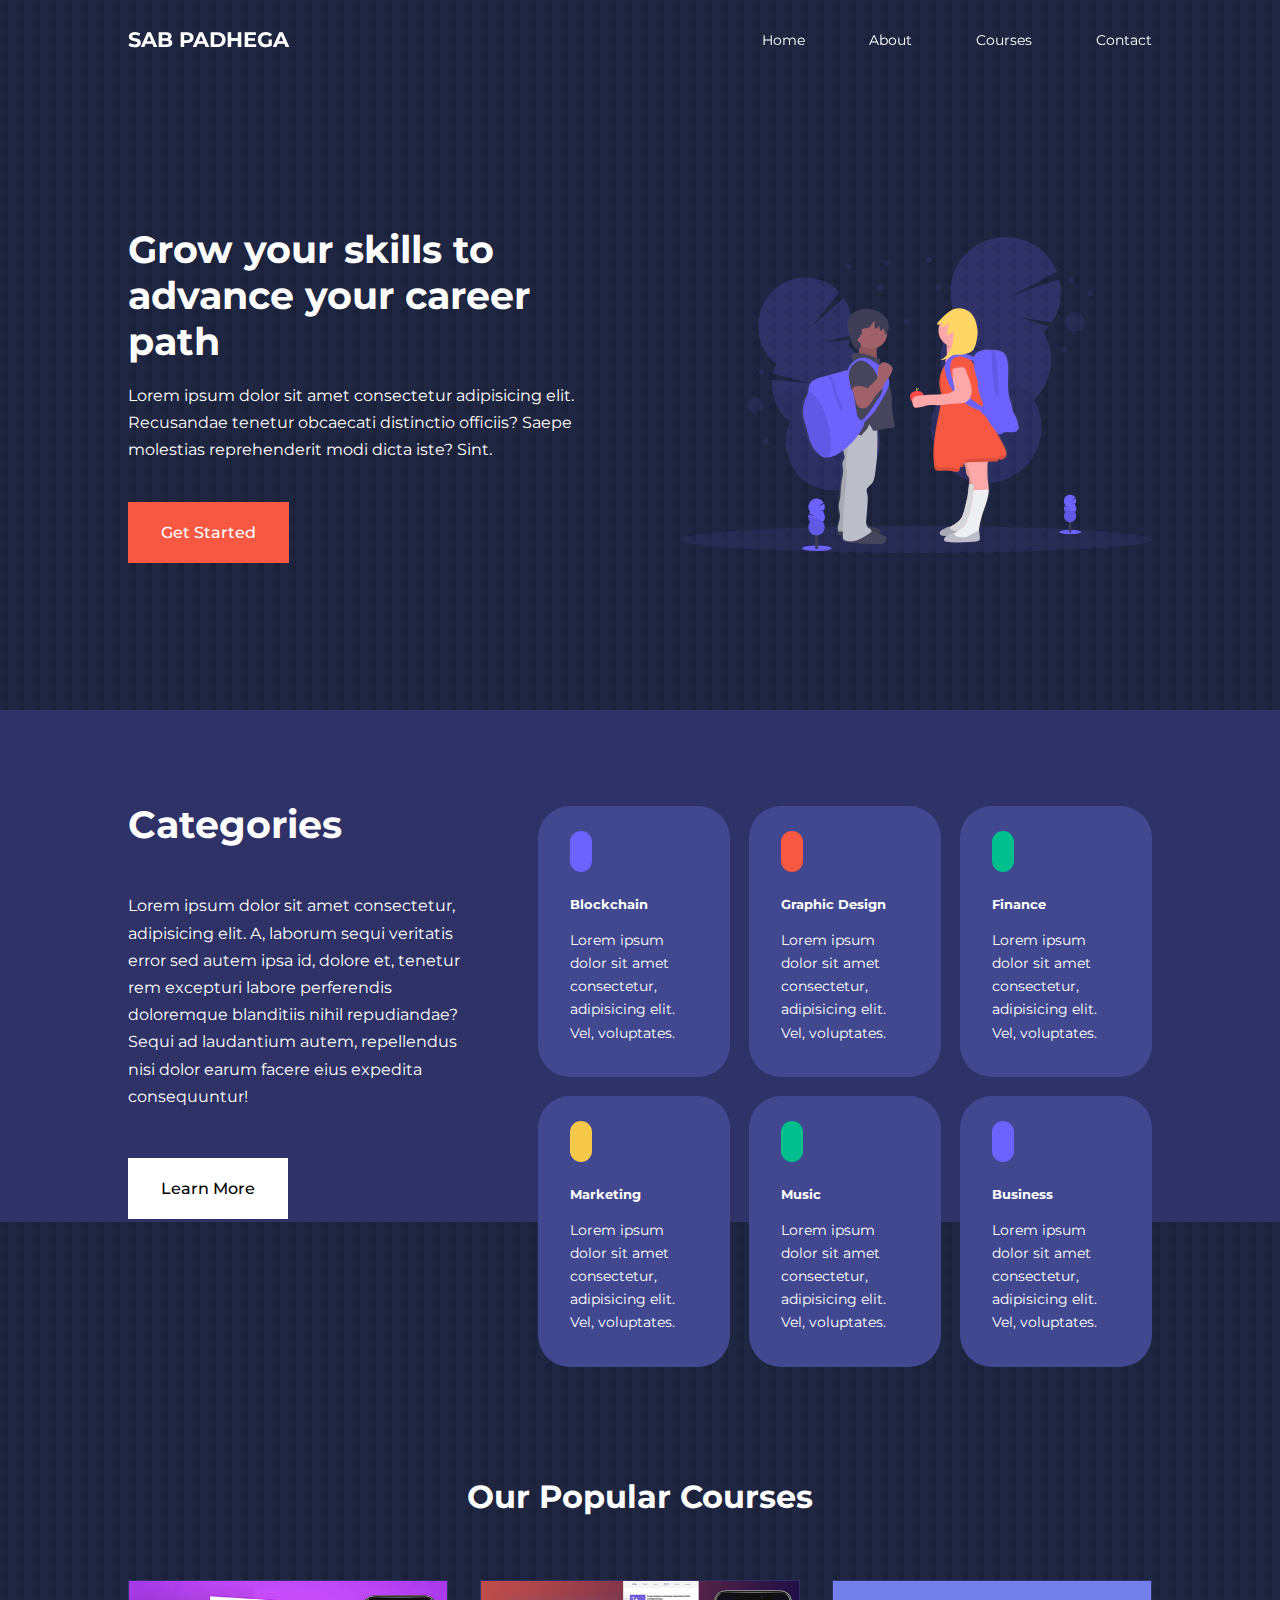
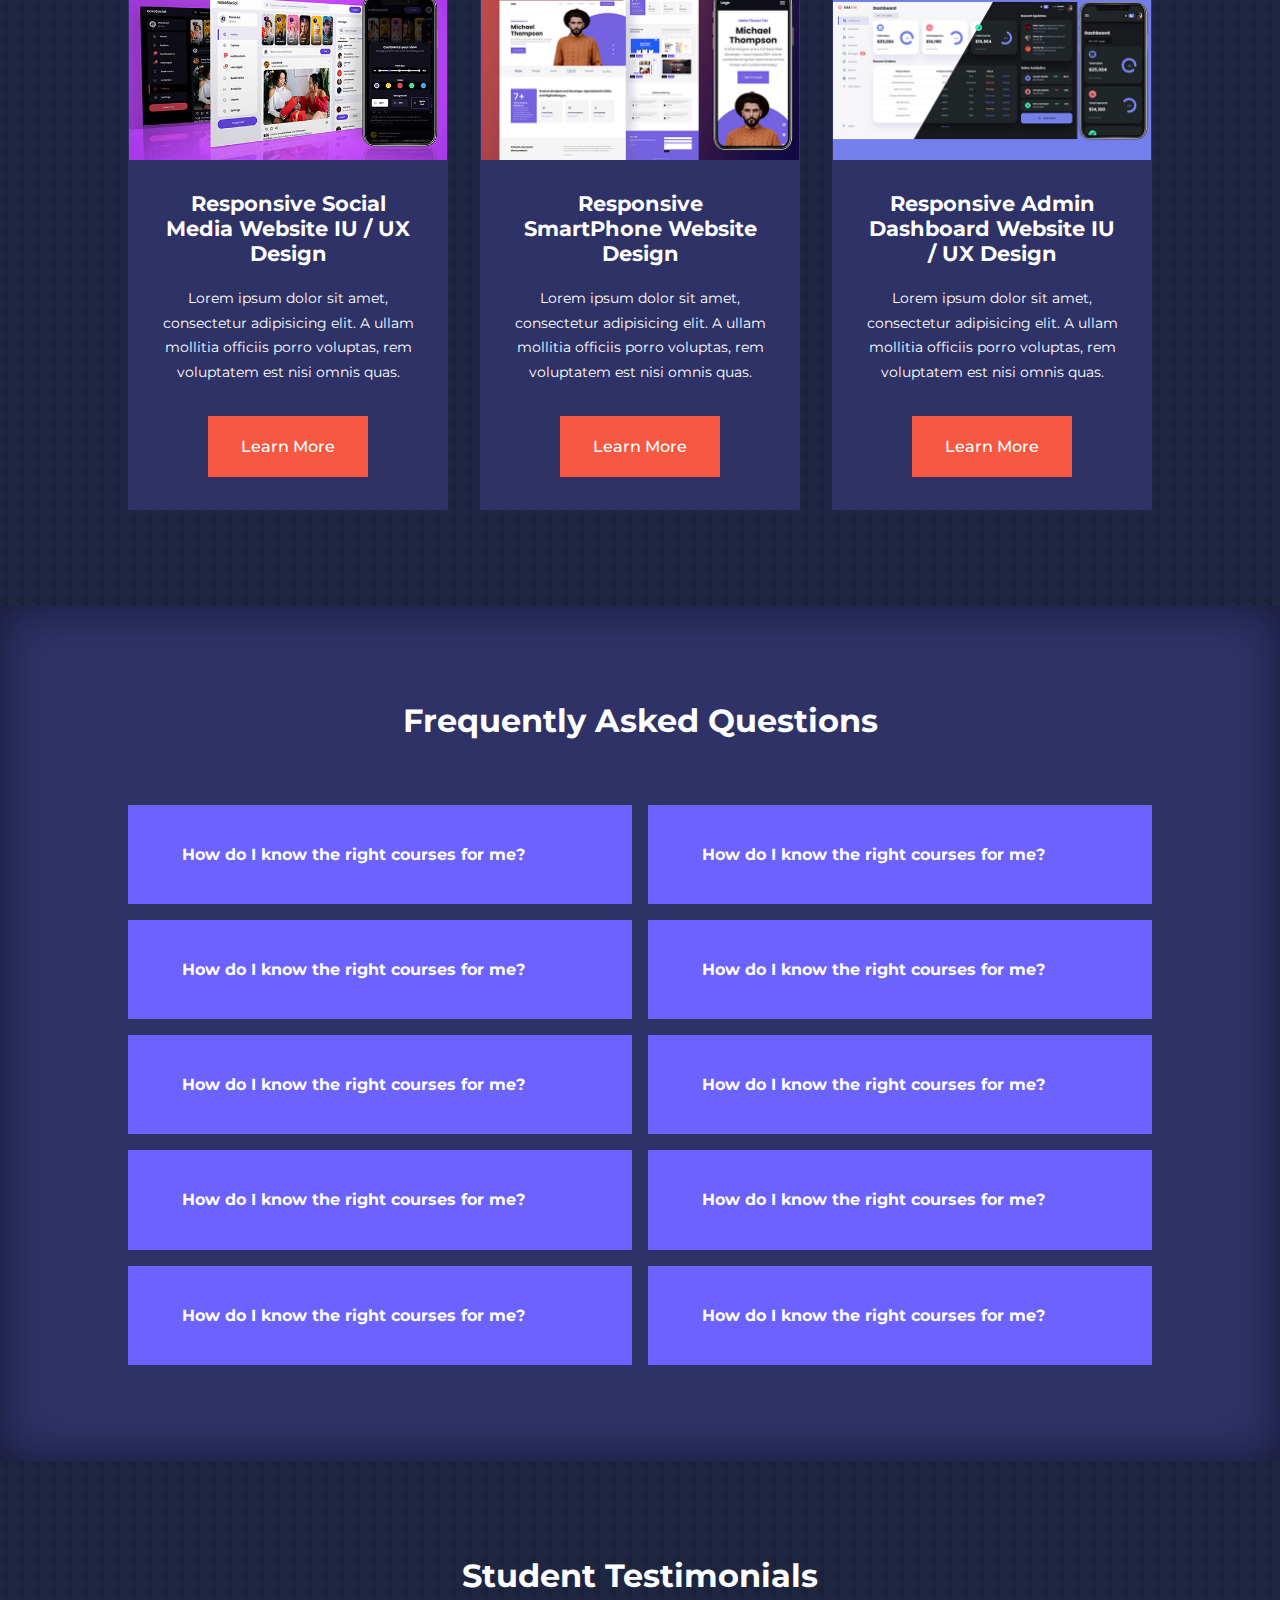
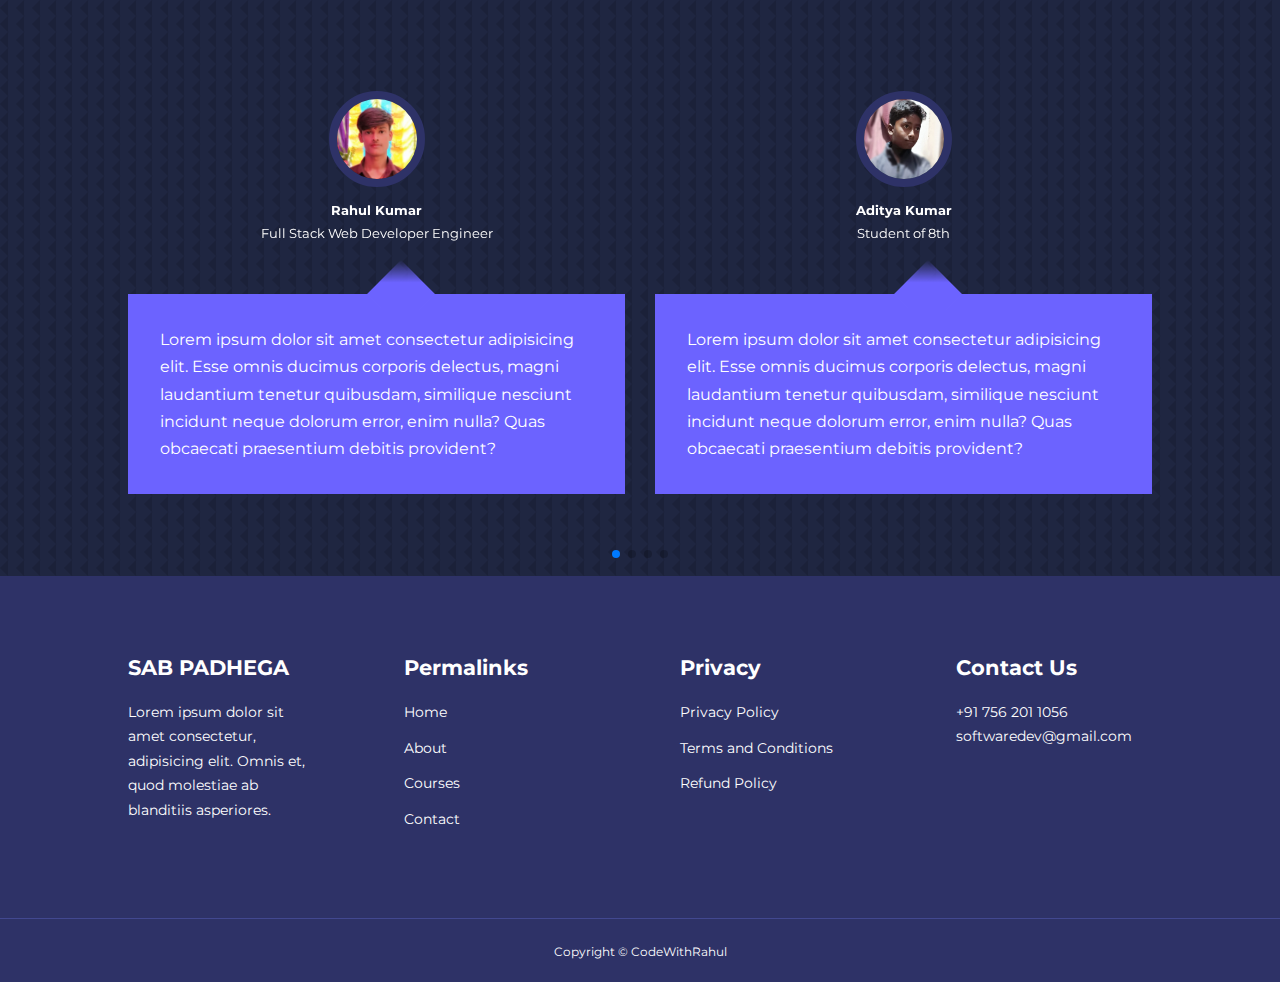
<file: index.html>
<!DOCTYPE html>
<html lang="en">
  <head>
    <meta charset="UTF-8" />
    <meta http-equiv="X-UA-Compatible" content="IE=edge" />
    <meta name="viewport" content="width=device-width, initial-scale=1.0" />
    <title>Education Website</title>

    <!-- ICONSCOUT CDN -->
    <link
      rel="stylesheet"
      href="https://unicons.iconscout.com/release/v4.0.0/css/line.css"/>

      <!-- SWIPER JS -->
      <link
  rel="stylesheet"
      href="https://cdn.jsdelivr.net/npm/swiper@8/swiper-bundle.min.css"/>

    <link rel="stylesheet" href="./css/style.css"/>
    <style>
      body {
        background-image: url(./images/bg-texture.png);
      }
    </style>
  </head>
  <body>
    <!--............. NAVBAR SECTION START.............. -->
    <nav>
      <div class="container nav__container">
        <a href="index.html"><h4>SAB PADHEGA</h4></a>
        <ul class="nav__menu">
          <li><a href="index.html">Home</a></li>
          <li><a href="about.html">About</a></li>
          <li><a href="courses.html">Courses</a></li>
          <li><a href="contact.html">Contact</a></li>
        </ul>
        <button id="open-menu-btn"><i class="uil uil-bars"></i></button>
        <button id="close-menu-btn"><i class="uil uil-multiply"></i></button>
      </div>
    </nav>

    <!--............. HEADER SECTION START............... -->
    <header>
      <div class="container header__container">
        <div class="header__left">
          <h1>Grow your skills to advance your career path</h1>
          <p>
            Lorem ipsum dolor sit amet consectetur adipisicing elit. Recusandae
            tenetur obcaecati distinctio officiis? Saepe molestias reprehenderit
            modi dicta iste? Sint.
          </p>
          <a href="courses.html" class="btn btn-primary">Get Started</a>
        </div>

        <div class="header__right">
          <div class="header__right-image">
            <img src="./images/header.svg" alt="Photo" />
          </div>
        </div>
      </div>
    </header>

    <!-- CATEGORIES SECTION  START-->
    <section class="categories">
      <div class="container categories__container">
        <div class="categories__left">
          <h1>Categories</h1>
          <p>
            Lorem ipsum dolor sit amet consectetur, adipisicing elit. A, laborum
            sequi veritatis error sed autem ipsa id, dolore et, tenetur rem
            excepturi labore perferendis doloremque blanditiis nihil
            repudiandae? Sequi ad laudantium autem, repellendus nisi dolor earum
            facere eius expedita consequuntur!
          </p>
          <a href="#" class="btn">Learn More</a>
        </div>

        <div class="categories__right">
          <article class="category">
            <span class="category__icon"
              ><i class="uil uil-bitcoin-circle"></i
            ></span>
            <h5>Blockchain</h5>
            <p>
              Lorem ipsum dolor sit amet consectetur, adipisicing elit. Vel,
              voluptates.
            </p>
          </article>

          <article class="category">
            <span class="category__icon"
              ><i class="uil uil-palette"></i
            ></span>
            <h5>Graphic Design</h5>
            <p>
              Lorem ipsum dolor sit amet consectetur, adipisicing elit. Vel,
              voluptates.
            </p>
          </article>

          <article class="category">
            <span class="category__icon"
             > <i  class="uil uil-dollar-sign-alt"></i
            ></span>
            <h5>Finance</h5>
            <p>
              Lorem ipsum dolor sit amet consectetur, adipisicing elit. Vel,
              voluptates.
            </p>
          </article>

          <article class="category">
            <span class="category__icon"
              ><i class="uil uil-megaphone"></i
            ></span>
            <h5>Marketing</h5>
            <p>
              Lorem ipsum dolor sit amet consectetur, adipisicing elit. Vel,
              voluptates.
            </p>
          </article>

          <article class="category">
            <span class="category__icon"
              ><i class="uil uil-music"></i
            ></span>
            <h5>Music</h5>
            <p>
              Lorem ipsum dolor sit amet consectetur, adipisicing elit. Vel,
              voluptates.
            </p>
          </article>

          <article class="category">
            <span class="category__icon"
              ><i class="uil uil-puzzle-piece"></i
            ></span>
            <h5>Business</h5>
            <p>
              Lorem ipsum dolor sit amet consectetur, adipisicing elit. Vel,
              voluptates.
            </p>
          </article>
        </div>
      </div>
    </section>

    <!-- COURSES SECTION START -->
    <section class="courses">
      <h2>Our Popular Courses</h2>
      <div class="container courses__container">
        <article class="course">
          <div class="course__image">
            <img src="./images/course1.jpg" alt="Photo">
          </div>
          <div class="course__info">
            <h4>Responsive Social Media Website IU / UX Design</h4>
          <p>Lorem ipsum dolor sit amet, consectetur adipisicing elit. A ullam mollitia officiis porro voluptas, rem voluptatem est nisi omnis quas.</p>
          <a href="courses.html" class="btn btn-primary">Learn More</a>
          </div>
        </article>

        <article class="course">
          <div class="course__image">
            <img src="./images/course2.jpg" alt="Photo">
          </div>
          <div class="course__info">
            <h4>Responsive SmartPhone Website Design</h4>
          <p>Lorem ipsum dolor sit amet, consectetur adipisicing elit. A ullam mollitia officiis porro voluptas, rem voluptatem est nisi omnis quas.</p>
          <a href="courses.html" class="btn btn-primary">Learn More</a>
          </div>
        </article>

        <article class="course">
          <div class="course__image">
            <img src="./images/course3.jpg" alt="Photo">
          </div>
          <div class="course__info">
            <h4>Responsive Admin Dashboard Website IU / UX Design</h4>
          <p>Lorem ipsum dolor sit amet, consectetur adipisicing elit. A ullam mollitia officiis porro voluptas, rem voluptatem est nisi omnis quas.</p>
          <a href="courses.html" class="btn btn-primary">Learn More</a>
          </div>
        </div>
        </article>
    </section>

    <!-- FREQUENCY ASK QUESTION SECTION START -->
    <section class="faqs">
      <H2>Frequently Asked Questions</H2>
      <div class="container faqs__container">
        <article class="faq">
          <div class="faq__icon"><i class="uil uil-plus"></i></div>
          <div class="question__answer">
            <h4>How do I know the right courses for me?</h4>
            <p>Lorem ipsum dolor sit amet, consectetur adipisicing elit. Ut, ducimus modi! Ducimus commodi architecto eveniet inventore voluptatibus cum natus sapiente beatae recusandae. Voluptate blanditiis obcaecati laboriosam numquam. Ab quasi eius est incidunt ullam sequi consectetur maxime, nemo, consequuntur commodi illum.</p>
          </div>

        </article>        
        <article class="faq">
          <div class="faq__icon"><i class="uil uil-plus"></i></div>
          <div class="question__answer">
            <h4>How do I know the right courses for me?</h4>
            <p>Lorem ipsum dolor sit amet, consectetur adipisicing elit. Ut, ducimus modi! Ducimus commodi architecto eveniet inventore voluptatibus cum natus sapiente beatae recusandae. Voluptate blanditiis obcaecati laboriosam numquam. Ab quasi eius est incidunt ullam sequi consectetur maxime, nemo, consequuntur commodi illum.</p>
          </div>

        </article>
        <article class="faq">
          <div class="faq__icon"><i class="uil uil-plus"></i></div>
          <div class="question__answer">
            <h4>How do I know the right courses for me?</h4>
            <p>Lorem ipsum dolor sit amet, consectetur adipisicing elit. Ut, ducimus modi! Ducimus commodi architecto eveniet inventore voluptatibus cum natus sapiente beatae recusandae. Voluptate blanditiis obcaecati laboriosam numquam. Ab quasi eius est incidunt ullam sequi consectetur maxime, nemo, consequuntur commodi illum.</p>
          </div>

        </article>
        <article class="faq">
          <div class="faq__icon"><i class="uil uil-plus"></i></div>
          <div class="question__answer">
            <h4>How do I know the right courses for me?</h4>
            <p>Lorem ipsum dolor sit amet, consectetur adipisicing elit. Ut, ducimus modi! Ducimus commodi architecto eveniet inventore voluptatibus cum natus sapiente beatae recusandae. Voluptate blanditiis obcaecati laboriosam numquam. Ab quasi eius est incidunt ullam sequi consectetur maxime, nemo, consequuntur commodi illum.</p>
          </div>

        </article>
        <article class="faq">
          <div class="faq__icon"><i class="uil uil-plus"></i></div>
          <div class="question__answer">
            <h4>How do I know the right courses for me?</h4>
            <p>Lorem ipsum dolor sit amet, consectetur adipisicing elit. Ut, ducimus modi! Ducimus commodi architecto eveniet inventore voluptatibus cum natus sapiente beatae recusandae. Voluptate blanditiis obcaecati laboriosam numquam. Ab quasi eius est incidunt ullam sequi consectetur maxime, nemo, consequuntur commodi illum.</p>
          </div>

        </article>
        <article class="faq">
          <div class="faq__icon"><i class="uil uil-plus"></i></div>
          <div class="question__answer">
            <h4>How do I know the right courses for me?</h4>
            <p>Lorem ipsum dolor sit amet, consectetur adipisicing elit. Ut, ducimus modi! Ducimus commodi architecto eveniet inventore voluptatibus cum natus sapiente beatae recusandae. Voluptate blanditiis obcaecati laboriosam numquam. Ab quasi eius est incidunt ullam sequi consectetur maxime, nemo, consequuntur commodi illum.</p>
          </div>

        </article>
        <article class="faq">
          <div class="faq__icon"><i class="uil uil-plus"></i></div>
          <div class="question__answer">
            <h4>How do I know the right courses for me?</h4>
            <p>Lorem ipsum dolor sit amet, consectetur adipisicing elit. Ut, ducimus modi! Ducimus commodi architecto eveniet inventore voluptatibus cum natus sapiente beatae recusandae. Voluptate blanditiis obcaecati laboriosam numquam. Ab quasi eius est incidunt ullam sequi consectetur maxime, nemo, consequuntur commodi illum.</p>
          </div>

        </article>
        <article class="faq">
          <div class="faq__icon"><i class="uil uil-plus"></i></div>
          <div class="question__answer">
            <h4>How do I know the right courses for me?</h4>
            <p>Lorem ipsum dolor sit amet, consectetur adipisicing elit. Ut, ducimus modi! Ducimus commodi architecto eveniet inventore voluptatibus cum natus sapiente beatae recusandae. Voluptate blanditiis obcaecati laboriosam numquam. Ab quasi eius est incidunt ullam sequi consectetur maxime, nemo, consequuntur commodi illum.</p>
          </div>

        </article>
        <article class="faq">
          <div class="faq__icon"><i class="uil uil-plus"></i></div>
          <div class="question__answer">
            <h4>How do I know the right courses for me?</h4>
            <p>Lorem ipsum dolor sit amet, consectetur adipisicing elit. Ut, ducimus modi! Ducimus commodi architecto eveniet inventore voluptatibus cum natus sapiente beatae recusandae. Voluptate blanditiis obcaecati laboriosam numquam. Ab quasi eius est incidunt ullam sequi consectetur maxime, nemo, consequuntur commodi illum.</p>
          </div>
        </article>

        <article class="faq">
          <div class="faq__icon"><i class="uil uil-plus"></i></div>
          <div class="question__answer">
            <h4>How do I know the right courses for me?</h4>
            <p>Lorem ipsum dolor sit amet, consectetur adipisicing elit. Ut, ducimus modi! Ducimus commodi architecto eveniet inventore voluptatibus cum natus sapiente beatae recusandae. Voluptate blanditiis obcaecati laboriosam numquam. Ab quasi eius est incidunt ullam sequi consectetur maxime, nemo, consequuntur commodi illum.</p>
          </div>
        </article>
      </div>
    </section>

    <!-- STUDENT TESTIMONIAL SECTION START -->
    <section class="container testimonials__Container swiper mySwiper">
      <h2 id="student">Student Testimonials</h2>
      <div class="swiper-wrapper">
        <article class="testimonial swiper-slide">
          <div class="avatar">
          <img src="./images/apple1.jpeg" alt="Photo">
        </div>
        <div class="testimonial__info">
          <h5>Rahul Kumar</h5>
          <small>Full Stack Web Developer Engineer</small>
        </div>
        <div class="testimonial__body">
          <p>
            Lorem ipsum dolor sit amet consectetur adipisicing elit. Esse omnis ducimus corporis delectus, magni laudantium tenetur quibusdam, similique nesciunt incidunt neque dolorum error, enim nulla? Quas obcaecati praesentium debitis provident?
          </p>
        </div>

        </article>
        <article class="testimonial swiper-slide">
          <div class="avatar">
          <img src="./images/adi1.jpeg" alt="Photo">
        </div>
        <div class="testimonial__info">
          <h5>Aditya Kumar</h5>
          <small>Student of 8th</small>
        </div>
        <div class="testimonial__body">
          <p>
            Lorem ipsum dolor sit amet consectetur adipisicing elit. Esse omnis ducimus corporis delectus, magni laudantium tenetur quibusdam, similique nesciunt incidunt neque dolorum error, enim nulla? Quas obcaecati praesentium debitis provident?
          </p>
        </div>

        </article>
        <article class="testimonial swiper-slide">
          <div class="avatar">
          <img src="./images/pad2.jpeg" alt="Photo">
        </div>
        <div class="testimonial__info">
          <h5>Krishna Kumar Jha</h5>
          <small>Dream 11</small>
        </div>
        <div class="testimonial__body">
          <p>
            Lorem ipsum dolor sit amet consectetur adipisicing elit. Esse omnis ducimus corporis delectus, magni laudantium tenetur quibusdam, similique nesciunt incidunt neque dolorum error, enim nulla? Quas obcaecati praesentium debitis provident?
          </p>
        </div>

        </article>
        <article class="testimonial swiper-slide">
          <div class="avatar">
          <img src="./images/avatar4.jpg" alt="Photo">
        </div>
        <div class="testimonial__info">
          <h5>Anshika Gupta</h5>
          <small>Car Painter</small>
        </div>
        <div class="testimonial__body">
          <p>
            Lorem ipsum dolor sit amet consectetur adipisicing elit. Esse omnis ducimus corporis delectus, magni laudantium tenetur quibusdam, similique nesciunt incidunt neque dolorum error, enim nulla? Quas obcaecati praesentium debitis provident?
          </p>
        </div>
        </article>

        <article class="testimonial swiper-slide">
          <div class="avatar">
          <img src="./images/avatar5.jpg" alt="Photo">
        </div>
        <div class="testimonial__info">
          <h5>Dolly Durga</h5>
          <small>Business</small>
        </div>
        <div class="testimonial__body">
          <p>
            Lorem ipsum dolor sit amet consectetur adipisicing elit. Esse omnis ducimus corporis delectus, magni laudantium tenetur quibusdam, similique nesciunt incidunt neque dolorum error, enim nulla? Quas obcaecati praesentium debitis provident?
          </p>
        </div>
      </article>
    </div>
    <br><br><br>
    <div class="swiper-pagination"></div>
  </section>

    <!-- footer section-->
    <footer>
      <div class="container footer__container">
        <div class="footer__1">
          <a href="index.html" class="footer__logo"><h4>SAB PADHEGA</h4></a>
          <p>
            Lorem ipsum dolor sit amet consectetur, adipisicing elit. Omnis et, quod molestiae ab blanditiis asperiores.
          </p>
        </div>

        <div class="footer__2">
        <h4>Permalinks</h4>
        <ul class="permalinks">
          <li><a href="index.html">Home</a></li>
          <li><a href="about.html">About</a></li>
          <li><a href="courses.html">Courses</a></li>
          <li><a href="contact.html">Contact</a></li>
        </ul>
      </div>

        <div class="footer__3">
        <h4>Privacy</h4>
        <ul class="privacy">
          <li><a href="#">Privacy Policy</a></li>
          <li><a href="#">Terms and Conditions</a></li>
          <li><a href="#">Refund Policy</a></li>
        </ul>
      </div>

        <div class="footer__4">
        <h4>Contact Us</h4>
        <div>
          <p>+91 756 201 1056</p>
          <p>softwaredev@gmail.com</p>

          <ul class="footer__socials">
            <li>
              <a href="#"><i class="uil uil-facebook"></i></a>
            </li>
            <li>
              <a href="#"><i class="uil uil-instagram"></i></a>
            </li>
            <li>
              <a href="#"><i class="uil uil-twitter"></i></a>
            </li>
            <li>
              <a href="#"><i class="uil uil-linkedin"></i></a>
            </li>
          </ul>
        </div>

      </div>
    </div>
    <div class="footer__copyright">
      <small>Copyright &copy; CodeWithRahul</small>
    </div>
    </footer>
   
    <script src="https://cdn.jsdelivr.net/npm/swiper/swiper-bundle.min.js"></script>
    <script src="main.js"></script>
      <!-- Initialize Swiper -->
    <script>
      const swiper = new Swiper(".mySwiper", {
        slidesPerView: 1,
        spaceBetween: 30,
        pagination: {
          el: ".swiper-pagination",
          clickable: true,
        },
        // WHEN WINDOW WIDTH IS => 600PX
        breakpoints : {
          600: {
            slidesPerView: 2
          }
        }
      });
    </script>

  </body>
</html>
</file>
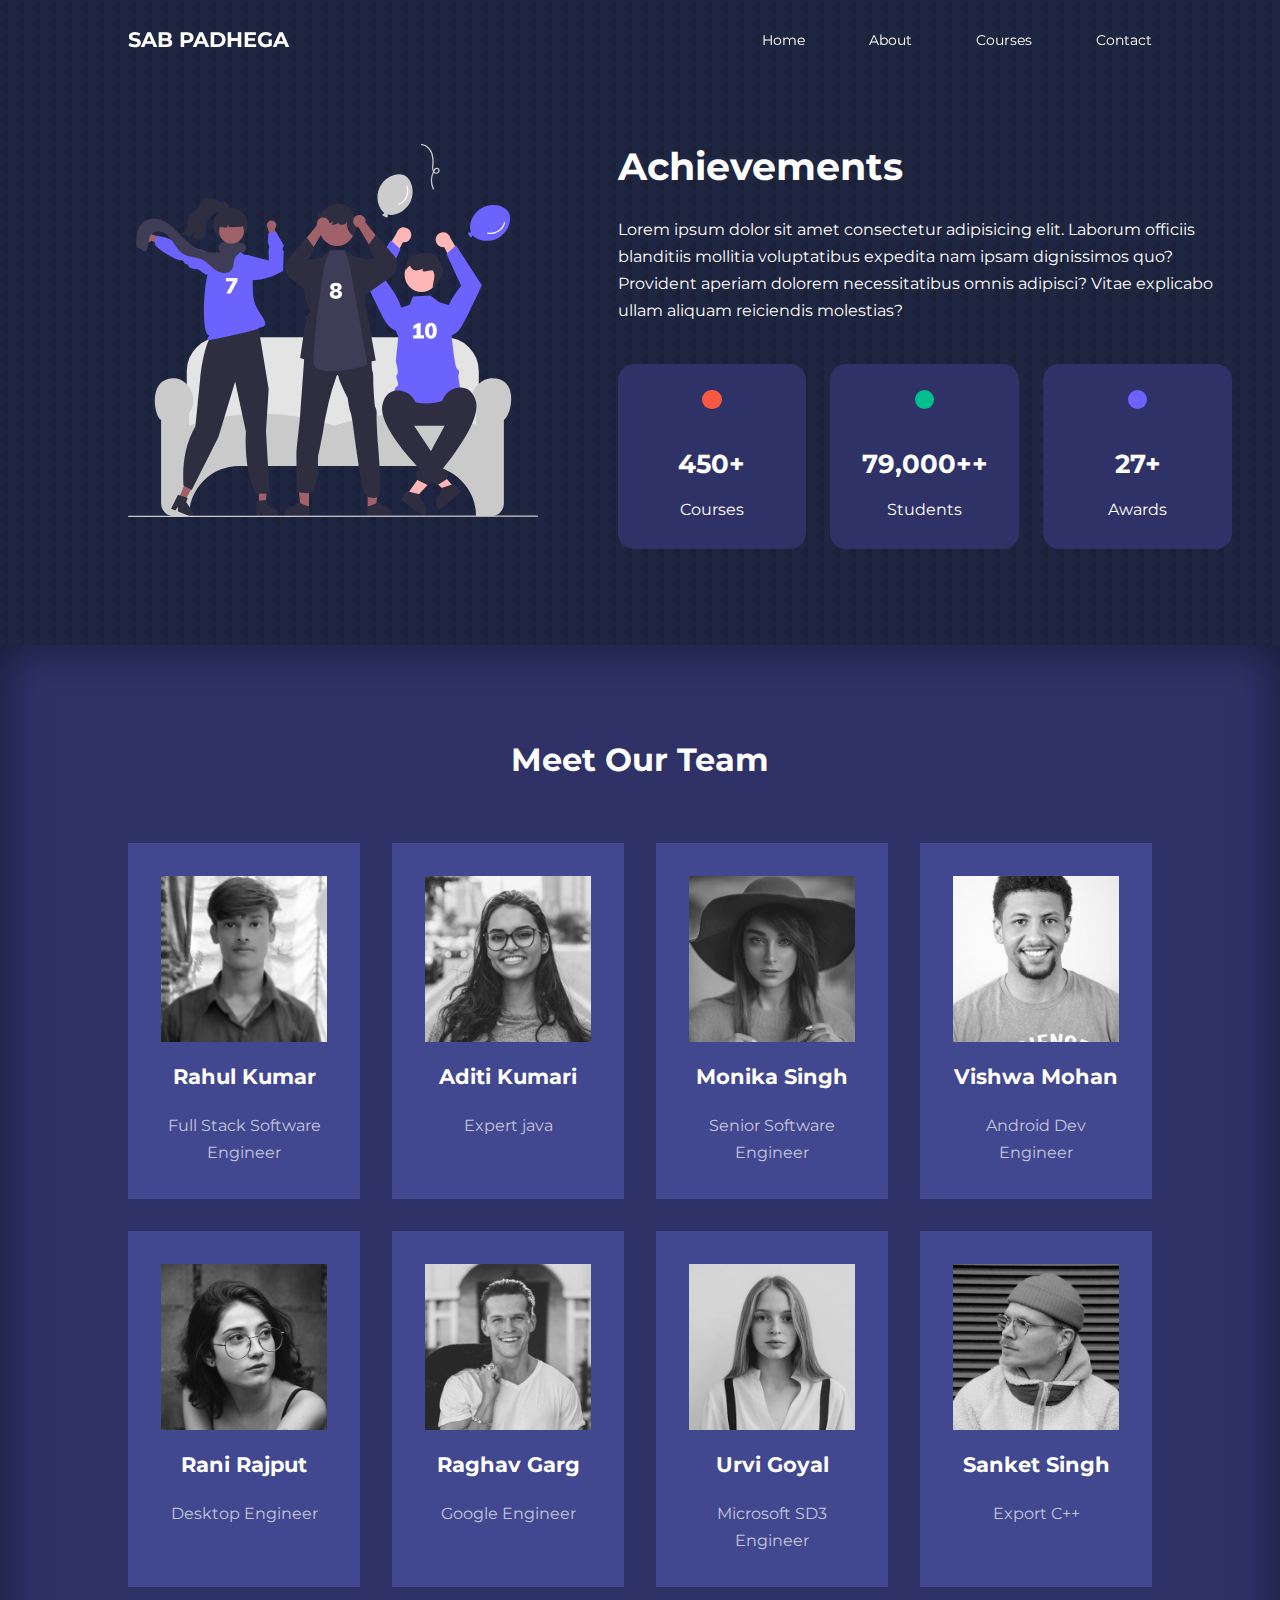
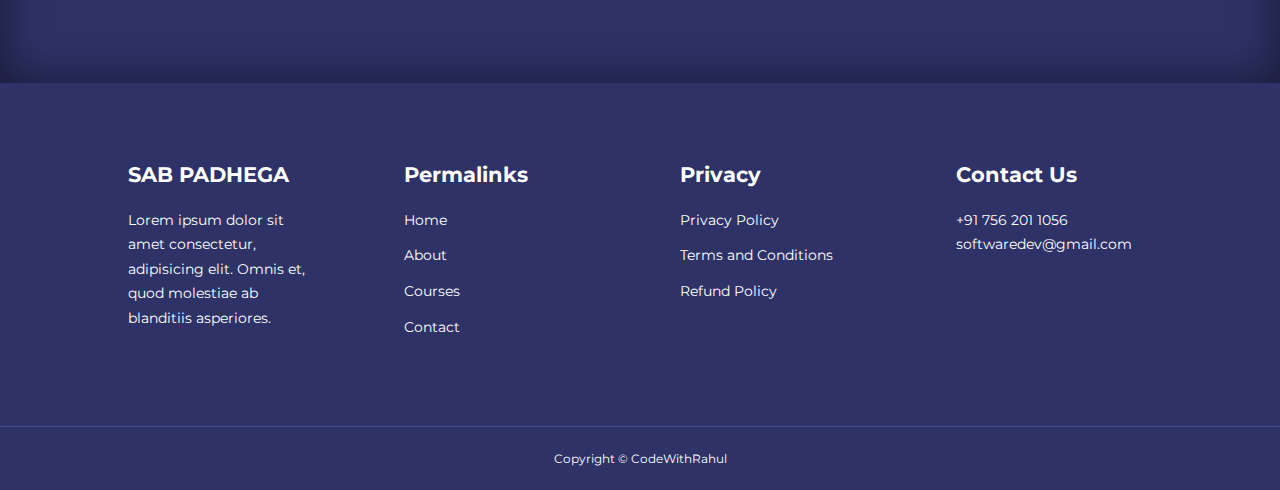
<file: about.html>
<!DOCTYPE html>
<html lang="en">

<head>
            <meta charset="UTF-8" />
            <meta http-equiv="X-UA-Compatible" content="IE=edge" />
            <meta name="viewport" content="width=device-width, initial-scale=1.0" />
            <title>Education Website</title>

            <!-- ICONSCOUT CDN -->
            <link rel="stylesheet" href="https://unicons.iconscout.com/release/v4.0.0/css/line.css" />

            <!-- SWIPER JS -->
            <link rel="stylesheet" href="https://cdn.jsdelivr.net/npm/swiper@8/swiper-bundle.min.css" />

            <link rel="stylesheet" href="./css/style.css"/>
            <link rel="stylesheet" href="./css/about.css"/>

            <style>
               body {
                 background-image: url(./images/bg-texture.png);
               }
             </style>
</head>

<body>
            <!--....................... NAVBAR SECTION START....................... -->
            <nav>
                        <div class="container nav__container">
                                    <a href="index.html">
                                                <h4>SAB PADHEGA</h4>
                                    </a>
                                    <ul class="nav__menu">
                                                <li><a href="index.html">Home</a></li>
                                                <li><a href="about.html">About</a></li>
                                                <li><a href="courses.html">Courses</a></li>
                                                <li><a href="contact.html">Contact</a></li>
                                    </ul>
                                    <button id="open-menu-btn"><i class="uil uil-bars"></i></button>
                                    <button id="close-menu-btn"><i class="uil uil-multiply"></i></button>
                        </div>
            </nav>

            <!--....................ACHIEVEMENT SECTION........................... -->
            <section class="about__achievements">
                 <div class="container about__achievements-container">
                   <div class="about__achievements-left">
                        <img src="./images/about achievements.svg" alt="photo">
                   </div>     
                   <div class="about__achievements-right">
                        <h1>Achievements</h1>
                        <p>Lorem ipsum dolor sit amet consectetur adipisicing elit. Laborum officiis blanditiis mollitia voluptatibus expedita nam ipsam dignissimos quo? Provident aperiam dolorem necessitatibus omnis adipisci? Vitae explicabo ullam aliquam reiciendis molestias?</p>
                        <div class="achievements__cards">
                             <article class="achievment__card">
                                    <span class="achievement__icon">
                                          <i class="uil uil-video"></i>      
                                    </span>
                                    <h3>450+</h3>
                                    <p>Courses</p>
                             </article>

                             <article class="achievment__card">
                                    <span class="achievement__icon">
                                          <i class="uil uil-users-alt"></i>      
                                    </span>
                                    <h3>79,000++</h3>
                                    <p>Students</p>

                             </article>

                             <article class="achievment__card">
                                    <span class="achievement__icon">
                                          <i class="uil uil-trophy"></i>      
                                    </span>
                                    <h3>27+</h3>
                                    <p>Awards</p>
                             </article>
                        </div>
                   </div>
                 </div>       
            </section>

              <!--.................LAST ACHIEVEMENT SECTION........................-->
              <section class="team">
               <h2>Meet Our Team</h2>
               <div class="container team__container">
                    <article class="team__member">
                         <div class="team__member-image">
                              <img src="./images/logo1.jpeg" alt="Photo">
                         </div>
                         <div class="team__member-info">
                              <h4>Rahul Kumar</h4>
                              <p>Full Stack Software Engineer</p>
                         </div>
                         <div class="team__member-socials">
                              <a href="https://facebook.com" target="_blank"><i class="uil uil-facebook-f"></i></a>
                              <a href="https://instagram.com" target="_blank"><i class="uil uil-instagram"></i></a>
                              <a href="https://linkedin.com" target="_blank"><i class="uil uil-linkedin-alt"></i></a>
                         </div>

                    </article>
                    <article class="team__member">
                         <div class="team__member-image">
                              <img src="./images/tm2.jpg" alt="Photo">
                         </div>
                         <div class="team__member-info">
                              <h4>Aditi Kumari</h4>
                              <p>Expert java</p>
                         </div>
                         <div class="team__member-socials">
                              <a href="https://facebook.com" target="_blank"><i class="uil uil-facebook-f"></i></a>
                              <a href="https://instagram.com" target="_blank"><i class="uil uil-instagram"></i></a>
                              <a href="https://linkedin.com" target="_blank"><i class="uil uil-linkedin-alt"></i></a>
                         </div>

                    </article>
                    <article class="team__member">
                         <div class="team__member-image">
                              <img src="./images/tm3.jpg" alt="Photo">
                         </div>
                         <div class="team__member-info">
                              <h4>Monika Singh</h4>
                              <p>Senior Software Engineer</p>
                         </div>
                         <div class="team__member-socials">
                              <a href="https://facebook.com" target="_blank"><i class="uil uil-facebook-f"></i></a>
                              <a href="https://instagram.com" target="_blank"><i class="uil uil-instagram"></i></a>
                              <a href="https://linkedin.com" target="_blank"><i class="uil uil-linkedin-alt"></i></a>
                         </div>

                    </article>
                    <article class="team__member">
                         <div class="team__member-image">
                              <img src="./images/tm4.jpg" alt="Photo">
                         </div>
                         <div class="team__member-info">
                              <h4>Vishwa Mohan</h4>
                              <p>Android Dev Engineer</p>
                         </div>
                         <div class="team__member-socials">
                              <a href="https://facebook.com" target="_blank"><i class="uil uil-facebook-f"></i></a>
                              <a href="https://instagram.com" target="_blank"><i class="uil uil-instagram"></i></a>
                              <a href="https://linkedin.com" target="_blank"><i class="uil uil-linkedin-alt"></i></a>
                         </div>

                    </article>
                    <article class="team__member">
                         <div class="team__member-image">
                              <img src="./images/tm5.jpg" alt="Photo">
                         </div>
                         <div class="team__member-info">
                              <h4>Rani Rajput</h4>
                              <p> Desktop Engineer</p>
                         </div>
                         <div class="team__member-socials">
                              <a href="https://facebook.com" target="_blank"><i class="uil uil-facebook-f"></i></a>
                              <a href="https://instagram.com" target="_blank"><i class="uil uil-instagram"></i></a>
                              <a href="https://linkedin.com" target="_blank"><i class="uil uil-linkedin-alt"></i></a>
                         </div>

                    </article>
                    <article class="team__member">
                         <div class="team__member-image">
                              <img src="./images/tm6.jpg" alt="Photo">
                         </div>
                         <div class="team__member-info">
                              <h4>Raghav Garg</h4>
                              <p>Google Engineer</p>
                         </div>
                         <div class="team__member-socials">
                              <a href="https://facebook.com" target="_blank"><i class="uil uil-facebook-f"></i></a>
                              <a href="https://instagram.com" target="_blank"><i class="uil uil-instagram"></i></a>
                              <a href="https://linkedin.com" target="_blank"><i class="uil uil-linkedin-alt"></i></a>
                         </div>

                    </article>
                    <article class="team__member">
                         <div class="team__member-image">
                              <img src="./images/tm7.jpg" alt="Photo">
                         </div>
                         <div class="team__member-info">
                              <h4>Urvi Goyal</h4>
                              <p>Microsoft SD3 Engineer</p>
                         </div>
                         <div class="team__member-socials">
                              <a href="https://facebook.com" target="_blank"><i class="uil uil-facebook-f"></i></a>
                              <a href="https://instagram.com" target="_blank"><i class="uil uil-instagram"></i></a>
                              <a href="https://linkedin.com" target="_blank"><i class="uil uil-linkedin-alt"></i></a>
                         </div>

                    </article>
                    <article class="team__member">
                         <div class="team__member-image">
                              <img src="./images/tm8.jpg" alt="Photo">
                         </div>
                         <div class="team__member-info">
                              <h4>Sanket Singh</h4>
                              <p>Export C++</p>
                         </div>
                         <div class="team__member-socials">
                              <a href="https://facebook.com" target="_blank"><i class="uil uil-facebook-f"></i></a>
                              <a href="https://instagram.com" target="_blank"><i class="uil uil-instagram"></i></a>
                              <a href="https://linkedin.com" target="_blank"><i class="uil uil-linkedin-alt"></i></a>
                         </div>
                    </article>
               </div>
              </section>

            <!--.........................FOOTER SECTION.............................-->
            <footer>
                        <div class="container footer__container">
                                    <div class="footer__1">
                                                <a href="index.html" class="footer__logo">
                                                            <h4>SAB PADHEGA</h4>
                                                </a>
                                                <p>
                                                            Lorem ipsum dolor sit amet consectetur, adipisicing elit.
                                                            Omnis
                                                            et, quod molestiae ab blanditiis asperiores.
                                                </p>
                                    </div>

                                    <div class="footer__2">
                                                <h4>Permalinks</h4>
                                                <ul class="permalinks">
                                                            <li><a href="index.html">Home</a></li>
                                                            <li><a href="about.html">About</a></li>
                                                            <li><a href="courses.html">Courses</a></li>
                                                            <li><a href="contact.html">Contact</a></li>
                                                </ul>
                                    </div>

                                    <div class="footer__3">
                                                <h4>Privacy</h4>
                                                <ul class="privacy">
                                                            <li><a href="#">Privacy Policy</a></li>
                                                            <li><a href="#">Terms and Conditions</a></li>
                                                            <li><a href="#">Refund Policy</a></li>
                                                </ul>
                                    </div>

                                    <div class="footer__4">
                                                <h4>Contact Us</h4>
                                                <div>
                                                            <p>+91 756 201 1056</p>
                                                            <p>softwaredev@gmail.com</p>

                                                            <ul class="footer__socials">
                                                                        <li>
                                                                                    <a href="#"><i
                                                                                                            class="uil uil-facebook"></i></a>
                                                                        </li>
                                                                        <li>
                                                                                    <a href="#"><i
                                                                                                            class="uil uil-instagram"></i></a>
                                                                        </li>
                                                                        <li>
                                                                                    <a href="#"><i
                                                                                                            class="uil uil-twitter"></i></a>
                                                                        </li>
                                                                        <li>
                                                                                    <a href="#"><i
                                                                                                            class="uil uil-linkedin"></i></a>
                                                                        </li>
                                                            </ul>
                                                </div>
                                    </div>
                        </div>
                        <div class="footer__copyright">
                                    <small>Copyright &copy; CodeWithRahul</small>
                        </div>
            </footer>

            <script src="main.js"></script>
            </div>
            </nav>
</body>
</html>
</file>
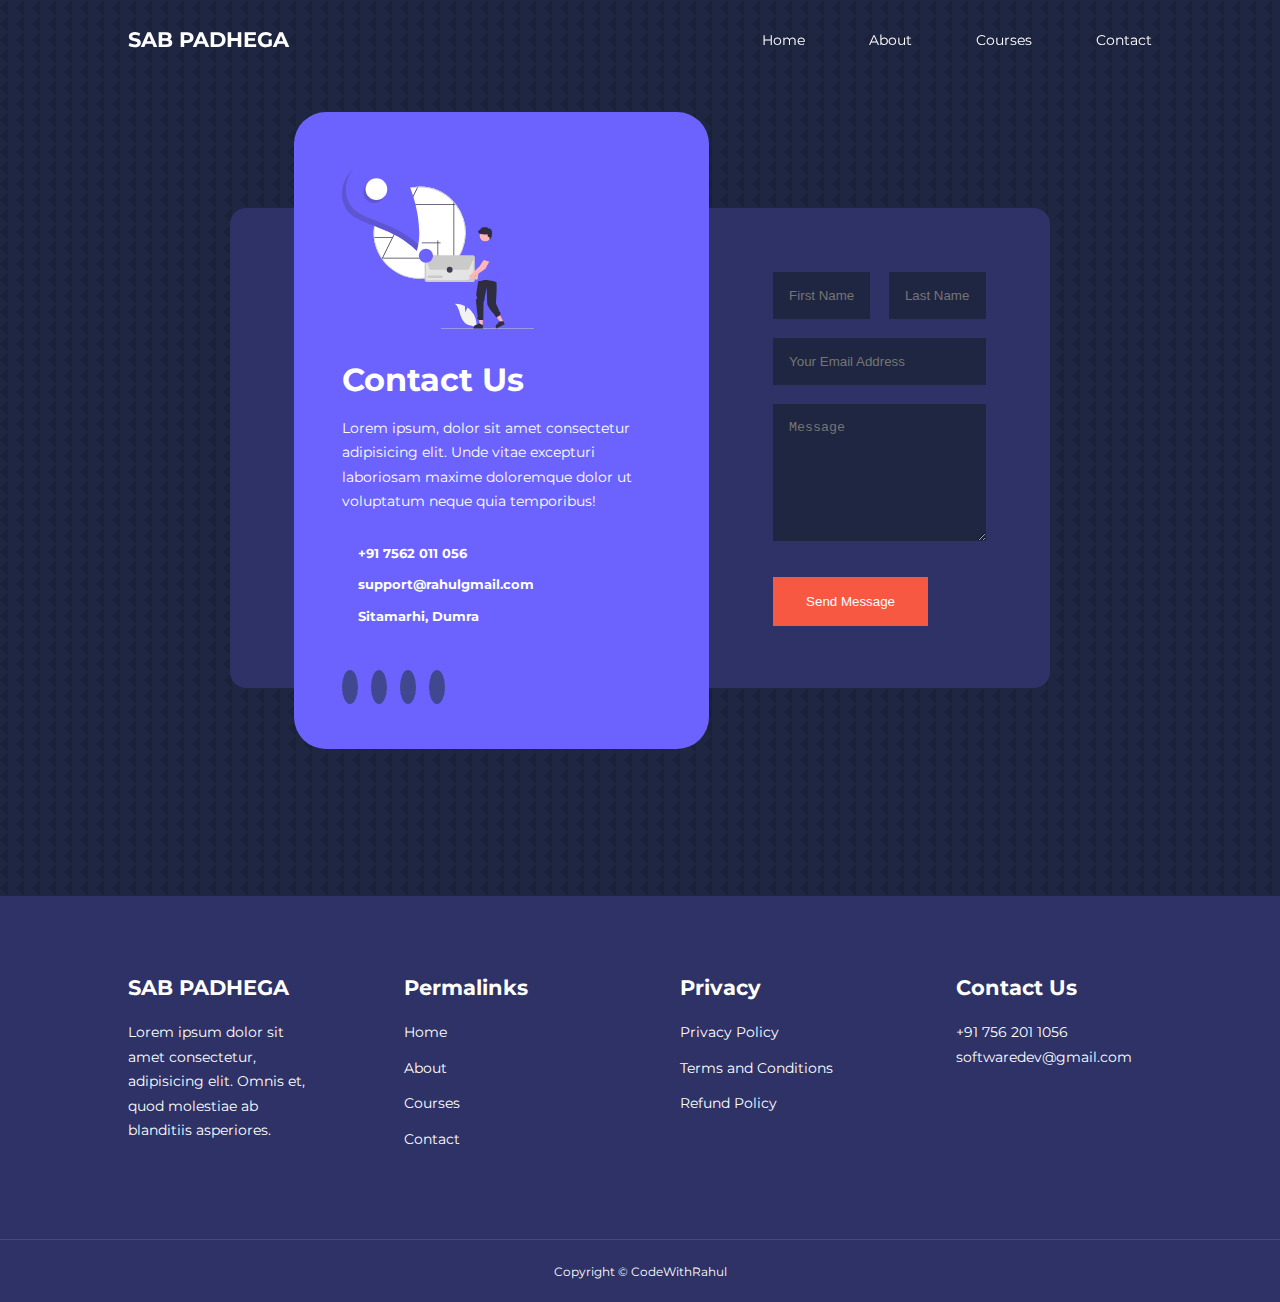
<file: contact.html>
<!DOCTYPE html>
<html lang="en">

<head>
            <meta charset="UTF-8" />
            <meta http-equiv="X-UA-Compatible" content="IE=edge" />
            <meta name="viewport" content="width=device-width, initial-scale=1.0" />
            <title>Education Website</title>

            <!-- ICONSCOUT CDN -->
            <link rel="stylesheet" href="https://unicons.iconscout.com/release/v4.0.0/css/line.css" />

            <!-- SWIPER JS -->
            <link rel="stylesheet" href="https://cdn.jsdelivr.net/npm/swiper@8/swiper-bundle.min.css" />

            <link rel="stylesheet" href="./css/style.css"/>
            <link rel="stylesheet" href="./css/about.css"/>
            <link rel="stylesheet" href="./css/contact.css"/>

            <style>
                body {
                  background-image: url(./images/bg-texture.png);
                }
              </style>
            
</head>
<body>
            <!--........................ NAVBAR SECTION START................................ -->
            <nav>
                        <div class="container nav__container">
                                    <a href="index.html">
                                                <h4>SAB PADHEGA</h4>
                                    </a>
                                    <ul class="nav__menu">
                                                <li><a href="index.html">Home</a></li>
                                                <li><a href="about.html">About</a></li>
                                                <li><a href="courses.html">Courses</a></li>
                                                <li><a href="contact.html">Contact</a></li>
                                    </ul>
                                    <button id="open-menu-btn"><i class="uil uil-bars"></i></button>
                                    <button id="close-menu-btn"><i class="uil uil-multiply"></i></button>
                        </div>
            </nav>

            <!-- .........................CONTACT SECTION START.............................. -->
            <section class="container">
                <div class="container contact__container">
                    <aside class="contact__aside">
                        <div class="aside__image">
                          <img src="./images/contact.svg" alt="photo">      
                        </div>
                        <h2>Contact Us</h2>
                        <p>Lorem ipsum, dolor sit amet consectetur adipisicing elit. Unde vitae excepturi laboriosam maxime doloremque dolor ut voluptatum neque quia temporibus!</p>
     
                    <ul class="contact__details">
                        <li>
                        <i class="uil uil-phone-times"></i>
                        <h5>+91 7562 011 056</h5>
                        </li>
                        <li>
                         <i class="uil uil-envelopes"></i>    
                         <h5>support@rahulgmail.com</h5>    
                        </li>
                        <li>
                         <i class="uil uil-location-point"></i>   
                         <h5>Sitamarhi, Dumra</h5>    
                        </li>
                    </ul>
                    <ul class="contact__socials">
                        <li>
                            <a href="https://facebook.com">
                            <i class="uil uil-facebook-f"></i>       
                            </a>        
                        </li>

                        <li>
                            <a href="https://instagram.com">
                            <i class="uil uil-instagram"></i>      
                            </a>        
                        </li>

                        <li>
                            <a href="https://twitter.com">
                               <i class="uil uil-twitter-alt"></i>  
                            </a>        
                        </li>

                        <li>
                            <a href="https://linkedin.com">
                                <i class="uil uil-linkedin-alt"></i>
                            </a>        
                        </li>
                    </ul>
                  </aside>

                    <form action="https://formspree.io/f/xaykgdon" method="POST" class="container__form">
                        <div class="form__name">
                         <input type="text" name="First Name" placeholder="First Name" required>           
                         <input type="text" name="Last Name" placeholder="Last Name" required>           
                        </div>
                        <input type="email" name="Email Address" placeholder="Your Email Address" required>
                        <textarea name="Message"  rows="7" placeholder="Message" required></textarea>
                        <button type="submit" class="btn btn-primary">Send Message</button>
                    </form>
                </div>
            </section>

            <!--.........................FOOTER SECTION.......................................-->
            <footer>
                        <div class="container footer__container">
                                    <div class="footer__1">
                                                <a href="index.html" class="footer__logo">
                                                            <h4>SAB PADHEGA</h4>
                                                </a>
                                                <p>
                                                            Lorem ipsum dolor sit amet consectetur, adipisicing elit.
                                                            Omnis
                                                            et, quod molestiae ab blanditiis asperiores.
                                                </p>
                                    </div>

                                    <div class="footer__2">
                                                <h4>Permalinks</h4>
                                                <ul class="permalinks">
                                                            <li><a href="index.html">Home</a></li>
                                                            <li><a href="about.html">About</a></li>
                                                            <li><a href="courses.html">Courses</a></li>
                                                            <li><a href="contact.html">Contact</a></li>
                                                </ul>
                                    </div>

                                    <div class="footer__3">
                                                <h4>Privacy</h4>
                                                <ul class="privacy">
                                                            <li><a href="#">Privacy Policy</a></li>
                                                            <li><a href="#">Terms and Conditions</a></li>
                                                            <li><a href="#">Refund Policy</a></li>
                                                </ul>
                                    </div>

                                    <div class="footer__4">
                                                <h4>Contact Us</h4>
                                                <div>
                                                            <p>+91 756 201 1056</p>
                                                            <p>softwaredev@gmail.com</p>

                                                            <ul class="footer__socials">
                                                                        <li>
                                                                                    <a href="#"><i
                                                                                                            class="uil uil-facebook"></i></a>
                                                                        </li>
                                                                        <li>
                                                                                    <a href="#"><i
                                                                                                            class="uil uil-instagram"></i></a>
                                                                        </li>
                                                                        <li>
                                                                                    <a href="#"><i
                                                                                                            class="uil uil-twitter"></i></a>
                                                                        </li>
                                                                        <li>
                                                                                    <a href="#"><i
                                                                                                            class="uil uil-linkedin"></i></a>
                                                                        </li>
                                                            </ul>
                                                </div>
                                    </div>
                        </div>
                        <div class="footer__copyright">
                                    <small>Copyright &copy; CodeWithRahul</small>
                        </div>
            </footer>

            <script src="main.js"></script>
</div>
</nav>
</file>
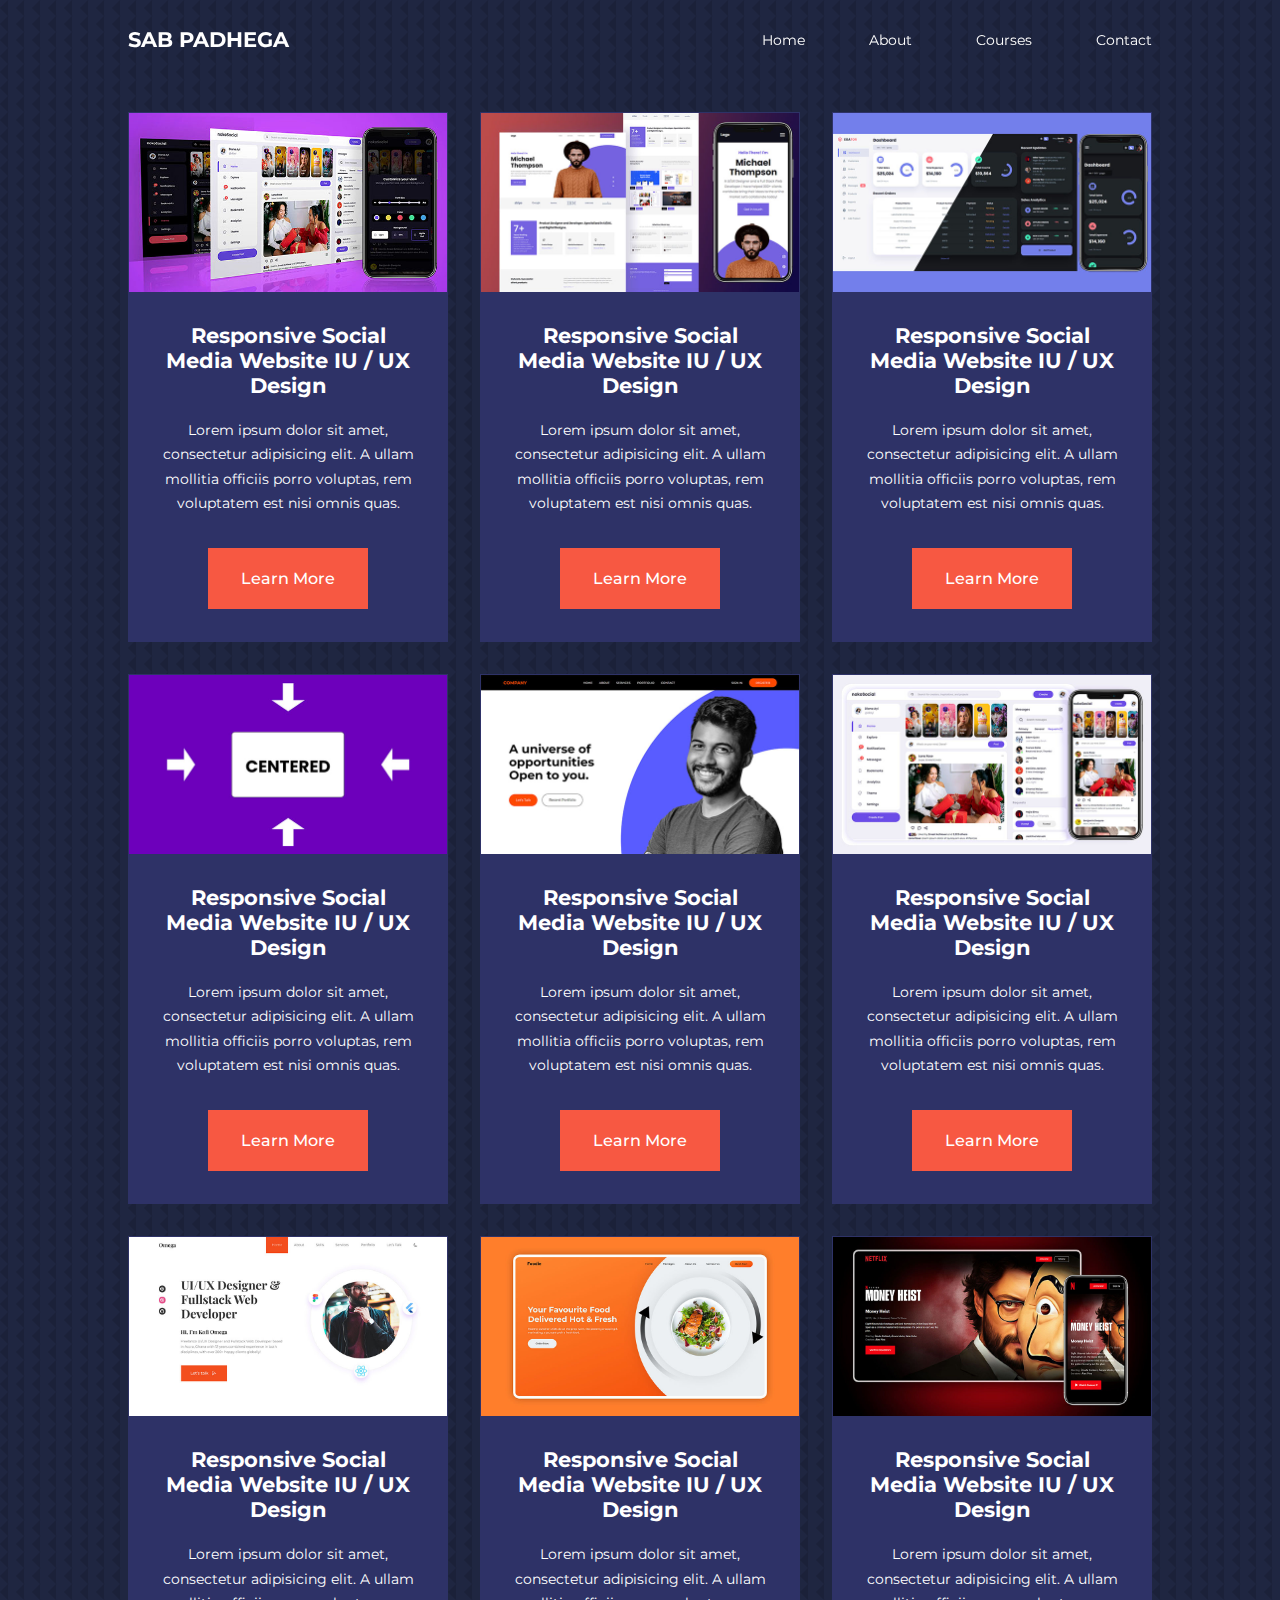
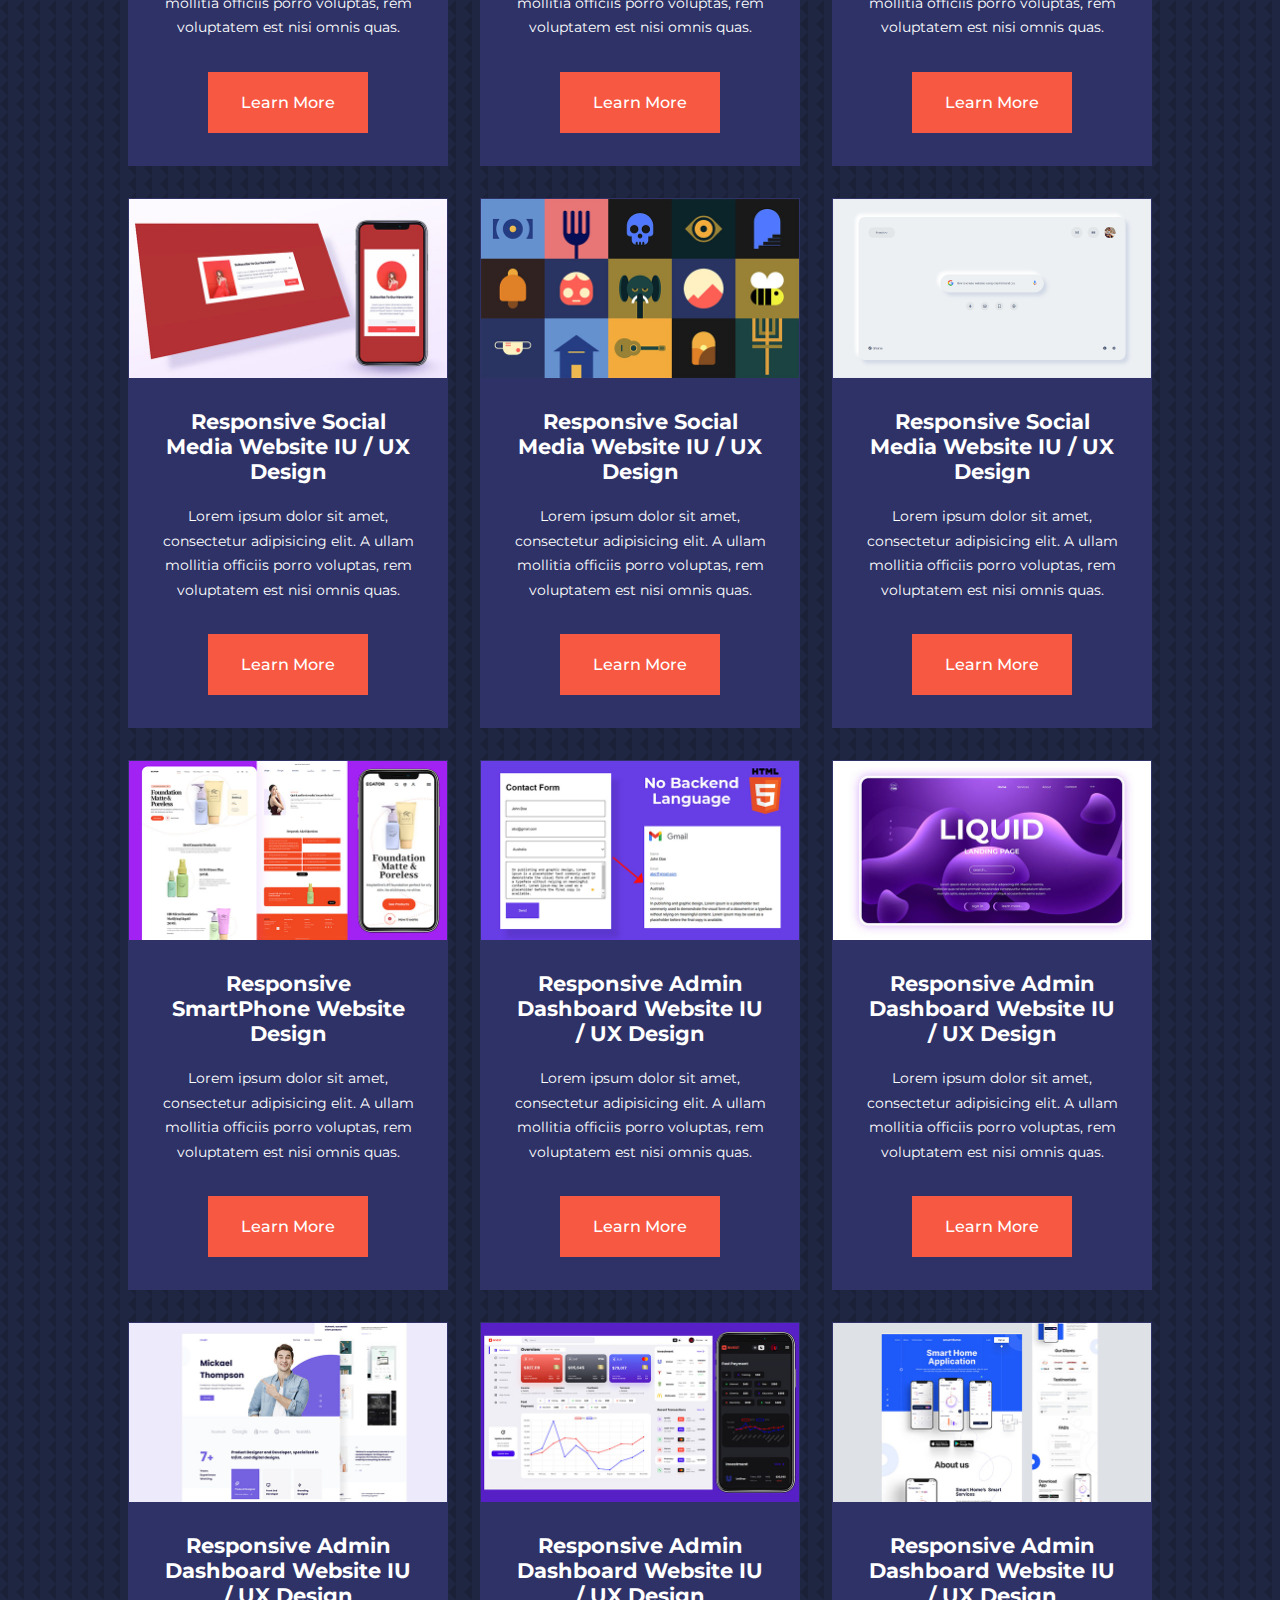
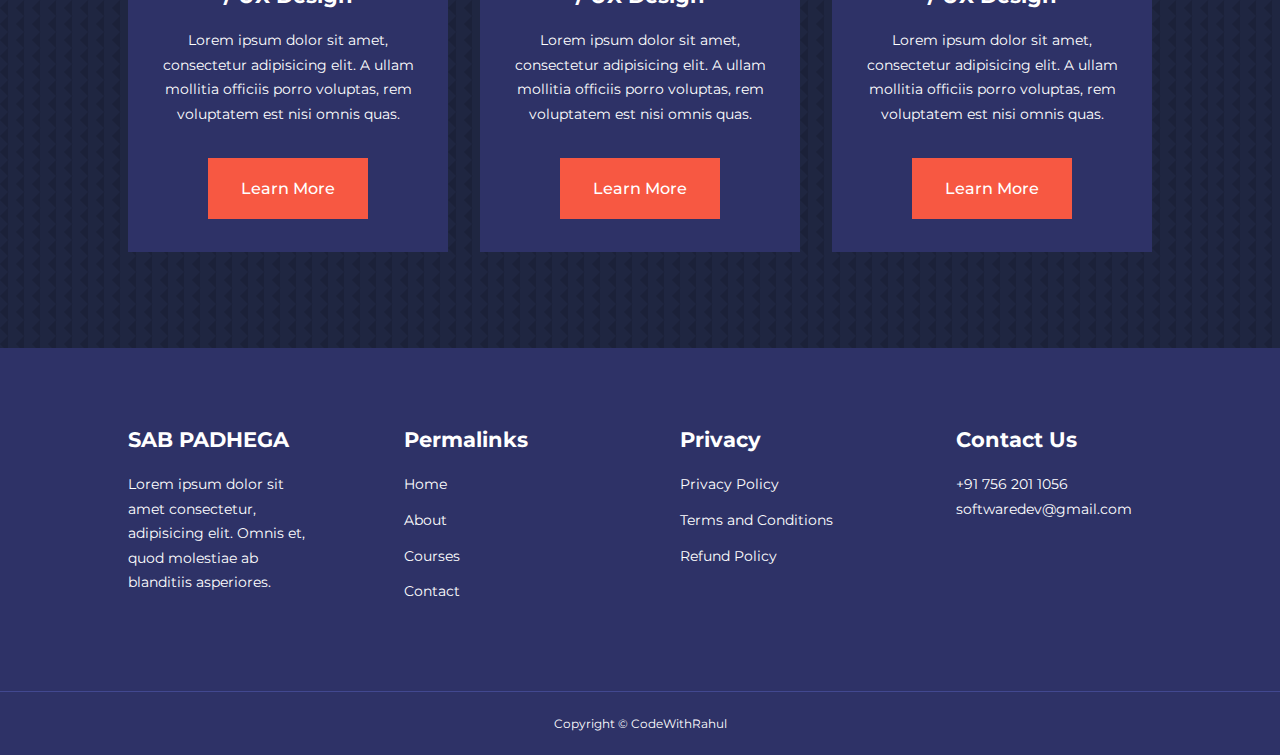
<file: courses.html>
<!DOCTYPE html>
<html lang="en">

<head>
            <meta charset="UTF-8" />
            <meta http-equiv="X-UA-Compatible" content="IE=edge" />
            <meta name="viewport" content="width=device-width, initial-scale=1.0" />
            <title>Education Website</title>

            <!-- ICONSCOUT CDN -->
            <link rel="stylesheet" href="https://unicons.iconscout.com/release/v4.0.0/css/line.css" />

            <!-- SWIPER JS -->
            <link rel="stylesheet" href="https://cdn.jsdelivr.net/npm/swiper@8/swiper-bundle.min.css" />

            <link rel="stylesheet" href="./css/style.css"/>
            <link rel="stylesheet" href="./css/about.css"/>
            <style>
              body {
                background-image: url(./images/bg-texture.png);}
                 .courses {
                   margin-top: 1rem;
                 }       
            </style>
</head>

<body>
            <!--....................... NAVBAR SECTION START....................... -->
            <nav>
                        <div class="container nav__container">
                                    <a href="index.html">
                                                <h4>SAB PADHEGA</h4>
                                    </a>
                                    <ul class="nav__menu">
                                                <li><a href="index.html">Home</a></li>
                                                <li><a href="about.html">About</a></li>
                                                <li><a href="courses.html">Courses</a></li>
                                                <li><a href="contact.html">Contact</a></li>
                                    </ul>
                                    <button id="open-menu-btn"><i class="uil uil-bars"></i></button>
                                    <button id="close-menu-btn"><i class="uil uil-multiply"></i></button>
                        </div>
            </nav>

            <!--..................... COURSES SECTION START.....................-->
            <section class="courses">
            <!-- <h2>Our Popular Courses</h2> -->
            <div class="container courses__container">
              <article class="course">
                <div class="course__image">
                  <img src="./images/course1.jpg" alt="Photo">
                </div>
                <div class="course__info">
                  <h4>Responsive Social Media Website IU / UX Design</h4>
                <p>Lorem ipsum dolor sit amet, consectetur adipisicing elit. A ullam mollitia officiis porro voluptas, rem voluptatem est nisi omnis quas.</p>
                <a href="courses.html" class="btn btn-primary">Learn More</a>
                </div>

              </article>
              <article class="course">
                <div class="course__image">
                  <img src="./images/course2.jpg" alt="Photo">
                </div>
                <div class="course__info">
                  <h4>Responsive Social Media Website IU / UX Design</h4>
                <p>Lorem ipsum dolor sit amet, consectetur adipisicing elit. A ullam mollitia officiis porro voluptas, rem voluptatem est nisi omnis quas.</p>
                <a href="courses.html" class="btn btn-primary">Learn More</a>
                </div>

              </article>
              <article class="course">
                <div class="course__image">
                  <img src="./images/course3.jpg" alt="Photo">
                </div>
                <div class="course__info">
                  <h4>Responsive Social Media Website IU / UX Design</h4>
                <p>Lorem ipsum dolor sit amet, consectetur adipisicing elit. A ullam mollitia officiis porro voluptas, rem voluptatem est nisi omnis quas.</p>
                <a href="courses.html" class="btn btn-primary">Learn More</a>
                </div>

              </article>
              <article class="course">
                <div class="course__image">
                  <img src="./images/course4.jpg" alt="Photo">
                </div>
                <div class="course__info">
                  <h4>Responsive Social Media Website IU / UX Design</h4>
                <p>Lorem ipsum dolor sit amet, consectetur adipisicing elit. A ullam mollitia officiis porro voluptas, rem voluptatem est nisi omnis quas.</p>
                <a href="courses.html" class="btn btn-primary">Learn More</a>
                </div>

              </article>
              <article class="course">
                <div class="course__image">
                  <img src="./images/course5.jpg" alt="Photo">
                </div>
                <div class="course__info">
                  <h4>Responsive Social Media Website IU / UX Design</h4>
                <p>Lorem ipsum dolor sit amet, consectetur adipisicing elit. A ullam mollitia officiis porro voluptas, rem voluptatem est nisi omnis quas.</p>
                <a href="courses.html" class="btn btn-primary">Learn More</a>
                </div>

              </article>
              <article class="course">
                <div class="course__image">
                  <img src="./images/course6.jpg" alt="Photo">
                </div>
                <div class="course__info">
                  <h4>Responsive Social Media Website IU / UX Design</h4>
                <p>Lorem ipsum dolor sit amet, consectetur adipisicing elit. A ullam mollitia officiis porro voluptas, rem voluptatem est nisi omnis quas.</p>
                <a href="courses.html" class="btn btn-primary">Learn More</a>
                </div>

              </article>
              <article class="course">
                <div class="course__image">
                  <img src="./images/course7.jpg" alt="Photo">
                </div>
                <div class="course__info">
                  <h4>Responsive Social Media Website IU / UX Design</h4>
                <p>Lorem ipsum dolor sit amet, consectetur adipisicing elit. A ullam mollitia officiis porro voluptas, rem voluptatem est nisi omnis quas.</p>
                <a href="courses.html" class="btn btn-primary">Learn More</a>
                </div>

              </article>
              <article class="course">
                <div class="course__image">
                  <img src="./images/course8.jpg" alt="Photo">
                </div>
                <div class="course__info">
                  <h4>Responsive Social Media Website IU / UX Design</h4>
                <p>Lorem ipsum dolor sit amet, consectetur adipisicing elit. A ullam mollitia officiis porro voluptas, rem voluptatem est nisi omnis quas.</p>
                <a href="courses.html" class="btn btn-primary">Learn More</a>
                </div>

              </article>
              <article class="course">
                <div class="course__image">
                  <img src="./images/course9.jpg" alt="Photo">
                </div>
                <div class="course__info">
                  <h4>Responsive Social Media Website IU / UX Design</h4>
                <p>Lorem ipsum dolor sit amet, consectetur adipisicing elit. A ullam mollitia officiis porro voluptas, rem voluptatem est nisi omnis quas.</p>
                <a href="courses.html" class="btn btn-primary">Learn More</a>
                </div>

              </article>
              <article class="course">
                <div class="course__image">
                  <img src="./images/course10.jpg" alt="Photo">
                </div>
                <div class="course__info">
                  <h4>Responsive Social Media Website IU / UX Design</h4>
                <p>Lorem ipsum dolor sit amet, consectetur adipisicing elit. A ullam mollitia officiis porro voluptas, rem voluptatem est nisi omnis quas.</p>
                <a href="courses.html" class="btn btn-primary">Learn More</a>
                </div>

              </article>
              <article class="course">
                <div class="course__image">
                  <img src="./images/course11.jpg" alt="Photo">
                </div>
                <div class="course__info">
                  <h4>Responsive Social Media Website IU / UX Design</h4>
                <p>Lorem ipsum dolor sit amet, consectetur adipisicing elit. A ullam mollitia officiis porro voluptas, rem voluptatem est nisi omnis quas.</p>
                <a href="courses.html" class="btn btn-primary">Learn More</a>
                </div>

              </article>
              <article class="course">
                <div class="course__image">
                  <img src="./images/course12.jpg" alt="Photo">
                </div>
                <div class="course__info">
                  <h4>Responsive Social Media Website IU / UX Design</h4>
                <p>Lorem ipsum dolor sit amet, consectetur adipisicing elit. A ullam mollitia officiis porro voluptas, rem voluptatem est nisi omnis quas.</p>
                <a href="courses.html" class="btn btn-primary">Learn More</a>
                </div>

              </article>
      
              <article class="course">
                <div class="course__image">
                  <img src="./images/course13.jpg" alt="Photo">
                </div>
                <div class="course__info">
                  <h4>Responsive SmartPhone Website Design</h4>
                <p>Lorem ipsum dolor sit amet, consectetur adipisicing elit. A ullam mollitia officiis porro voluptas, rem voluptatem est nisi omnis quas.</p>
                <a href="courses.html" class="btn btn-primary">Learn More</a>
                </div>
              </article>   

              <article class="course">
                <div class="course__image">
                  <img src="./images/course14.jpg" alt="Photo">
                </div>
                <div class="course__info">
                  <h4>Responsive Admin Dashboard Website IU / UX Design</h4>
                <p>Lorem ipsum dolor sit amet, consectetur adipisicing elit. A ullam mollitia officiis porro voluptas, rem voluptatem est nisi omnis quas.</p>
                <a href="courses.html" class="btn btn-primary">Learn More</a>
                </div>
              
              </article>

              <article class="course">
                <div class="course__image">
                  <img src="./images/course15.jpg" alt="Photo">
                </div>
                <div class="course__info">
                  <h4>Responsive Admin Dashboard Website IU / UX Design</h4>
                <p>Lorem ipsum dolor sit amet, consectetur adipisicing elit. A ullam mollitia officiis porro voluptas, rem voluptatem est nisi omnis quas.</p>
                <a href="courses.html" class="btn btn-primary">Learn More</a>
               
              </div>
              </article>

              <article class="course">
                <div class="course__image">
                  <img src="./images/course16.jpg" alt="Photo">
                </div>
                <div class="course__info">
                  <h4>Responsive Admin Dashboard Website IU / UX Design</h4>
                <p>Lorem ipsum dolor sit amet, consectetur adipisicing elit. A ullam mollitia officiis porro voluptas, rem voluptatem est nisi omnis quas.</p>
                <a href="courses.html" class="btn btn-primary">Learn More</a>
                
              </div>

              </article>
              <article class="course">
                <div class="course__image">
                  <img src="./images/course17.jpg" alt="Photo">
                </div>
                <div class="course__info">
                  <h4>Responsive Admin Dashboard Website IU / UX Design</h4>
                <p>Lorem ipsum dolor sit amet, consectetur adipisicing elit. A ullam mollitia officiis porro voluptas, rem voluptatem est nisi omnis quas.</p>
                <a href="courses.html" class="btn btn-primary">Learn More</a>
                
              </div>

              </article>
              <article class="course">
                <div class="course__image">
                  <img src="./images/course18.jpg" alt="Photo">
                </div>
                <div class="course__info">
                  <h4>Responsive Admin Dashboard Website IU / UX Design</h4>
                <p>Lorem ipsum dolor sit amet, consectetur adipisicing elit. A ullam mollitia officiis porro voluptas, rem voluptatem est nisi omnis quas.</p>
                <a href="courses.html" class="btn btn-primary">Learn More</a>
                </div>
              </article>
            </dir>
            </section>

              
            <!--.........................FOOTER SECTION.............................-->
            <footer>
                                    <div class="container footer__container">
                                                <div class="footer__1">
                                                            <a href="index.html" class="footer__logo">
                                                                        <h4>SAB PADHEGA</h4>
                                                            </a>
                                                            <p>
                                                                        Lorem ipsum dolor sit amet consectetur, adipisicing elit.
                                                                        Omnis
                                                                        et, quod molestiae ab blanditiis asperiores.
                                                            </p>
                                                </div>
            
                                                <div class="footer__2">
                                                            <h4>Permalinks</h4>
                                                            <ul class="permalinks">
                                                                        <li><a href="index.html">Home</a></li>
                                                                        <li><a href="about.html">About</a></li>
                                                                        <li><a href="courses.html">Courses</a></li>
                                                                        <li><a href="contact.html">Contact</a></li>
                                                            </ul>
                                                </div>
            
                                                <div class="footer__3">
                                                            <h4>Privacy</h4>
                                                            <ul class="privacy">
                                                                        <li><a href="#">Privacy Policy</a></li>
                                                                        <li><a href="#">Terms and Conditions</a></li>
                                                                        <li><a href="#">Refund Policy</a></li>
                                                            </ul>
                                                </div>
            
                                                <div class="footer__4">
                                                            <h4>Contact Us</h4>
                                                            <div>
                                                                        <p>+91 756 201 1056</p>
                                                                        <p>softwaredev@gmail.com</p>
            
                                                                        <ul class="footer__socials">
                                                                                    <li>
                                                                                                <a href="#"><i
                                                                                                                        class="uil uil-facebook"></i></a>
                                                                                    </li>
                                                                                    <li>
                                                                                                <a href="#"><i
                                                                                                                        class="uil uil-instagram"></i></a>
                                                                                    </li>
                                                                                    <li>
                                                                                                <a href="#"><i
                                                                                                                        class="uil uil-twitter"></i></a>
                                                                                    </li>
                                                                                    <li>
                                                                                                <a href="#"><i
                                                                                                                        class="uil uil-linkedin"></i></a>
                                                                                    </li>
                                                                        </ul>
                                                            </div>
                                                </div>
                                    </div>
                                    <div class="footer__copyright">
                                                <small>Copyright &copy; CodeWithRahul</small>
                                    </div>
            </footer>
            
            <script src="main.js"></script>
            </div>
            </nav>
</file>
<file: css/style.css>
@import url('https://fonts.googleapis.com/css2?family=Montserrat:wght@300;400;500;600;700;800;900&display=swap');

 * {
             margin: 0;
             padding: 0;
             border: 0ch;
             outline: 0;
             text-decoration: none;
             list-style: none;
             box-sizing: border-box;
 }

 :root {
             --color-primary: #6c63ff;
             --color-sucess: #00bf8e;
             --color-warning: #f7c94b;
             --color-dander: #f75842;
             --color-danger-variant: rgba(247, 88, 66, 0.4);
             --color-white: #fff;
             --color-light: rgba(255, 255, 255, 0.7);
             --color-black: #000;
             --color-bg: #1f2641;
             --color-bg1: #2e3267;
             --color-bg2: #424890;

             --container-width-lg: 80%;
             --container-width-md: 90%;
             --container-width-sm: 94%;

             --transition: all 400ms ease;
 }

 body {
      font-family: 'Montserrat', sans-serif;   
      line-height: 1.7;
      color: var(--color-white);  
      background: var(--color-bg);
 }

 .container {
     width: var(--container-width-lg);
     margin: 0 auto;
 }

 section {
     padding: 6rem 0;
 }

 section h2 {
     text-align: center;
     margin-bottom: 4rem;
 }

 h1, h2, h3, h4, h5 {
     line-height: 1.2;
 }

 h1 {
     font-size: 2.4rem;
 }
 h2 {
     font-size: 2rem;
 }
 h3 {
     font-size: 1.6rem;
 }
 h4 {
     font-size: 1.3rem;
 }

 a {
     color: var(--color-white);
 }

 img {
     width: 100%;
     display: block;
     object-fit: cover;
 }

 .btn {
     display: inline-block;
     background: var(--color-white);
     color: var(--color-black);
     padding: 1rem 2rem;
     border: 1px solid transparent;
     font-weight: 500;
     transition: var(--transition);
 }
 .btn:hover {
     background: transparent;
     color: var(--color-white);
     border-color: var(--color-white);
 }

 .btn-primary {
     background: var(--color-dander);
     color: var(--color-white);
 }

 /* ...................Navbar...................... */

 nav {
     background: transparent;
     width: 100vw;
     height: 5rem;
     position: fixed;
     top: 0;
     z-index: 11;
 }
 /*  change navbar styles on scroll using javaScript */
   .window-scroll {
    background: var(--color-primary);
    box-shadow: 0 1rem 2rem rgba(0, 0, 0, 0.2);
  }

 .nav__container {
     height: 100%;
     display: flex;
     justify-content: space-between;
     align-items: center;
 }
 nav button {
     display: none;
 }
 .nav__menu {
     display: flex;
     align-items: center;
     gap: 4rem;
 }

 .nav__menu a {
     font-size: 0.9rem;
     transition: var(--transition);
 }

 .nav__menu a:hover {
     color: var(--color-bg2);
 }

/* ............. START HEADER............... */
 header {
     position: relative;
     top: 5rem;
     overflow: hidden;
     height: 70vh;
     margin-bottom: 5rem;
 }

 .header__container {
     display: grid;
     grid-template-columns: 1fr 1fr;
     align-items: center;
     gap: 5rem;
     height: 100%;
 }

 .header__left p {
     margin: 1rem 0 2.4rem;
 }

 /* CATEGORIES START SECTION */

  .categories {
    background: var(--color-bg1);
    height: 32rem;
  }
  .categories h1 {
    line-height: 1;
    margin-bottom: 3rem;
  }
  .categories__container {
    display: grid;
    grid-template-columns: 40% 60%;
    /* gap: 4rem; */
  }
  .categories__left {
    margin-right: 4rem;
  }


  .categories__left p {
    margin: 1rem 0 3rem;
  }
  .categories__right {
    display: grid;
    grid-template-columns: repeat(3, 1fr);
    gap: 1.2rem;
  }
  .category {
    background: var(--color-bg2);
    padding: 2rem;
    border-radius: 2rem;
    transition: var(--transition);
  }
  .category:hover {
    box-shadow: 0 3rem 3rem rgba(0, 0, 0, 0.3);
    z-index: 1;
  }
  .category:nth-child(2) .category__icon {
    background: var(--color-dander);
  }
  .category:nth-child(3) .category__icon {
    background: var(--color-sucess);
  }
  .category:nth-child(4) .category__icon {
    background: var(--color-warning);
  }
  .category:nth-child(5) .category__icon {
    background: var(--color-sucess);
  }
  .category:nth-child(6) .category__icon {
    background: var(--color-primary);
  }

  .category__icon {
    background: var(--color-primary);
    padding: 0.7rem;
    border-radius: 0.9rem;
  }

  .category h5 {
    margin: 2rem 0 1rem;
  }

  .category p {
    font-size: 0.85rem;
  }

   /* COURSES SECTION START  */
   .courses {
    margin-top: 10rem;
   }

   .courses__container {
    display: grid;
    grid-template-columns: repeat(3, 1fr);
    gap: 2rem;  
   }

   .course {
    background: var(--color-bg1);
    text-align: center;
    border: 1px solid transparent;
    transition: var(--transition);
   }
  
   .course:hover {
    background: transparent;
    border-color: var(--color-primary);
   }

   .course__info {
    padding: 2rem;
   }

   .course__info p {
    margin: 1.2rem 0 2rem;
    font-size: 0.9rem;
   }

   /* Freq ASK QUESTION */
   .faqs {
    background: var(--color-bg1);
    box-shadow: inset 0 0 3rem rgba(0, 0, 0, 0.5);
   }
   .faqs__container {
    display: grid;
    grid-template-columns: 1fr 1fr;
    gap: 1rem;
   }
   .faq{
    padding: 2rem;
    display: flex;
    align-items: center;
    gap: 1.4rem;
    height: fit-content;
    background: var(--color-primary);
    cursor: pointer;
   }

   .faq h4 {
    font-size: 1rem;
    line-height: 2.2;
   }
   .faq__icon {
    align-self: flex-start;
    font-size: 1.2rem;
   }
   .faq p {
    margin: 0.8rem;
    display: none;
   }
   .faq.open p {
    display: block;
   }

   /*................ testimonial section................ */
   .testimonials__container {
    overflow-x: hidden;
    position: relative;
    margin-bottom: 5rem;
   }

   .testimonial {
    padding-top: 2rem;
   }
   #student {
    margin-top: 6rem;
   }
   .avatar {
    width: 6rem;
    height: 6rem;
    border-radius: 50%;
    overflow: hidden;
    margin: 0 auto 1rem;
    border: 0.5rem solid var(--color-bg1);
   }
   .testimonial__info {
    text-align: center;
   }
   .testimonial__body {
    background: var(--color-primary);
    padding: 2rem;
    margin-top: 3rem;
    position: relative;
   }
   .testimonial__body::before {
    content: "";
    display: block;
    background: linear-gradient(135deg, transparent, var(--color-primary) , var(--color-primary),var(--color-primary));
    width: 3rem;
    height: 3rem;
    position: absolute;
    left: 50%;
    top: -1.5rem;
    transform: rotate(45deg);
   }

   /* ......................footer.................................. */
   footer {
    background: var(--color-bg1);
    padding-top: 5rem;
    font-size: 0.9rem;
   }
   .footer__container {
    display: grid;
    grid-template-columns: repeat(4,1fr);
    gap: 5rem;
   }

   .footer__container > div h4 {
    margin-bottom: 1.2rem;
   }
   .footer__1 p {
    margin: 0 0 2rem;
   }
   footer ul li {
    margin-bottom: 0.7rem;
   }
   footer ul li a:hover {
    text-decoration: underline;
   }
   .footer__socials {
    display: flex;
    gap: 1rem;
    font-size: 1.2rem;
    margin-top: 1rem;
   }

   .footer__copyright {
    text-align: center;
    margin-top: 4rem;
    padding: 1.2rem 0;
    border-top: 1px solid var(--color-bg2);
   }

   /* =======================MEDIA QUERIES (TABLETS)======================== */
   @media screen and (max-width:1024px){
    .container {
      width: var(--container-width-md);
    }
    h1 {
      font-size: 2.2rem;
    }
    h2 {
      font-size: 1.7rem;
    }
    h3 {
      font-size: 1.4rem;
    }
    h4 {
      font-size: 1.2rem;
    }
    /* =========================NAVBAE========================= */
    nav button {
      display: inline-block;
      background: transparent;
      font-size: 1.8rem;
      color: var(--color-white);
      cursor: pointer;
    }
    nav button#close-menu-btn {
      display: none;
    }
    .nav__menu {
      position: fixed;
      top: 5rem;
      right: 5%;
      height: fit-content;
      width: 18rem;
      flex-direction: column;
      gap: 0;
      display: none;
    }
    .nav__menu li {
      width: 100%;
      height: 5.8rem;
      animation: animateNavItems 400ms linear forwards;
      transform-origin: top right;
      opacity: 0;
    }
    .nav__menu li:nth-child(2) {
      animation-delay: 200ms;
    }
    .nav__menu li:nth-child(3) {
      animation-delay: 400ms;
    }
    .nav__menu li:nth-child(4) {
      animation-delay: 600ms;
    }


    @keyframes animateNavItems {
      0% {
        transform: rotateZ(-90deg) rotateX(90deg) scale(0.1);
      }
      100% {
        transform: rotateZ(0) rotateX(0) scale(1);
        opacity: 1;
      }
    }

    .nav__menu li {
      width: 100%;
      height: 5.8rem;
    }
    .nav__menu li a {
      background: var(--color-primary);
      box-shadow: -4rem 6rem 10rem rgba(0, 0, 0, 0.6);
      width: 100%;
      height: 100%;
      display: grid;
      place-items: center;
    }
    .nav__menu li a:hover {
      background: var(--color-bg2);
      color: var(--color-white);
    }

    /* =================header=================== */
    header {
      height: 52vh;
      margin-bottom: 4rem;
    }
    .header__container {
      gap: 0;
      padding-bottom: 3rem;
    }
    /* ===================CATEGORIES==================== */
    .categories {
      height: auto;
    }
    .categories__container {
      grid-template-columns: 1fr;
      gap: 3rem;
    }
    .categories__left {
      margin-right: 0;
    }
    /* =====================POPULAR COURSES================ */
    .courses {
      margin-top: 0;
    }
    .courses__container {
      grid-template-columns: 1fr 1fr;
    }
     /* =====================FAQS================ */
     .faqs__container {
      grid-template-columns: 1fr;
     }
     .faq{
      padding: 1.5rem;
     }
      /* =====================FOOTER================ */
      .footer__container {
        grid-template-columns: 1fr 1fr;
      }
      /* ==========================MEDIA QUERY MOBILE DEVICE======================== */
      @media screen and (max-width: 600px) {
        .container {
          width: var(--container-width-sm);
        }    
      /* ====================NAVBAR================= */
      .nav__menu {
        right: 3%;
      }
    /* ============================= HEADER======================= */
    header {
      height: 100vh;
    }
    .header__container {
      grid-template-columns: 1fr;
      text-align: center;
      margin-top: 0;
    }
    .header__left p {
      margin-bottom: 1.3rem;
    }
    /* ==================CATEGORIES============================== */
    .categories__right { 
      grid-template-columns:  1fr;
      gap: 0.7rem;
      
    }
    .category {
      padding: 1rem;
      border-radius: 1rem;
      text-align: center;
    }
    .category {
      margin-top: 4px;
      display: inline-block;
    }
     /* ==================POPULAR COURSE============================== */
     .courses__container {
      grid-template-columns: 1fr;
     }
      /* ==================TESTIMOLIALS============================== */
      .testimonial__body {
        padding: 1.2rem;
      }
       /* ==================FOOTER============================== */
       .footer__container {
        grid-template-columns: 1fr;
        text-align: center;
        gap: 2rem;
       }
       .footer__1 p {
        margin: 1rem auto;
       }
       .footer__socials {
        justify-content: center;
       }


  }
 }
</file>
<file: css/about.css>
@import url('https://fonts.googleapis.com/css2?family=Montserrat:wght@300;400;500;600;700;800;900&display=swap');

 * {
             margin: 0;
             padding: 0;
             border: 0ch;
             outline: 0;
             text-decoration: none;
             list-style: none;
             box-sizing: border-box;
 }

 :root {
             --color-primary: #6c63ff;
             --color-sucess: #00bf8e;
             --color-warning: #f7c94b;
             --color-dander: #f75842;
             --color-danger-variant: rgba(247, 88, 66, 0.4);
             --color-white: #fff;
             --color-light: rgba(255, 255, 255, 0.7);
             --color-black: #000;
             --color-bg: #1f2641;
             --color-bg1: #2e3267;
             --color-bg2: #424890;

             --container-width-lg: 80%;
             --container-width-md: 90%;
             --container-width-sm: 94%;

             --transition: all 400ms ease;
 }

 body {
      font-family: 'Montserrat', sans-serif;   
      line-height: 1.7;
      color: var(--color-white);  
      background: var(--color-bg);
 }

 .container {
     width: var(--container-width-lg);
     margin: 0 auto;
 }

 section {
     padding: 6rem 0;
 }

 section h2 {
     text-align: center;
     margin-bottom: 4rem;
 }

 h1, h2, h3, h4, h5 {
     line-height: 1.2;
 }

 h1 {
     font-size: 2.4rem;
 }
 h2 {
     font-size: 2rem;
 }
 h3 {
     font-size: 1.6rem;
 }
 h4 {
     font-size: 1.3rem;
 }

 a {
     color: var(--color-white);
 }

 img {
     width: 100%;
     display: block;
     object-fit: cover;
 }

 .btn {
     display: inline-block;
     background: var(--color-white);
     color: var(--color-black);
     padding: 1rem 2rem;
     border: 1px solid transparent;
     font-weight: 500;
     transition: var(--transition);
 }
 .btn:hover {
     background: transparent;
     color: var(--color-white);
     border-color: var(--color-white);
 }

 .btn-primary {
     background: var(--color-dander);
     color: var(--color-white);
 }
/* ======================ACHIEVEMENT========================== */
  .about__achievements {
    margin-top: 3rem;
  }

  .about__achievements-container {
       display: grid;
       grid-template-columns: 40% 60%;
       gap: 5rem;     
  }
  .about__achievements-right > p {
            margin: 1.6rem 0 2.5rem;
  }
  .achievements__cards {
            display: grid;
            grid-template-columns: repeat(3, 1fr);
            gap: 1.5rem;
  }
  .achievment__card {
        background: var(--color-bg1); 
        padding: 1.6rem;
        border-radius: 1rem;
        text-align: center;  
        transition: var(--transition);
  }
  .achievment__card:hover {
        background: var(--color-bg2); 
        box-shadow: 0 3rem 3rem rgba(0, 0, 0, 0.3);   
  }
  .achievement__icon {
        background: var(--color-dander);
        padding: 0.6rem;
        border-radius: 1rem;
        display: inline-block;
        margin-bottom: 2rem;
        font-size: 2rem;
  }
  .achievment__card:nth-child(2)
  .achievement__icon {
         background: var(--color-sucess);   
  }

  .achievment__card:nth-child(3)
  .achievement__icon {
      background: var(--color-primary);   
  }
  .achievment__card p {
      margin-top: 1rem;
  }

/* =====================TEAM=========================== */
  .team {
    background: var(--color-bg1);
    box-shadow: inset 0 0 3rem rgba(0, 0, 0, 0.5);
  }

  .team__container {
    display: grid;
    grid-template-columns: repeat(4,1fr);
    gap: 2rem;
  }
  .team__member {
    background: var(--color-bg2);
    padding: 2rem;
    border: 1px solid transparent;
    transition: var(--transition);
    position: relative;
    overflow: hidden;
  }
  .team__member:hover {
    background: transparent;
    border-color: var(--color-primary);
  }
  .team__member-image img {
    filter: saturate(0);
  }
  .team__member:hover img {
    filter: saturate(1);
  }
  .team__member-info * {
    text-align: center;
    margin-top: 1.4rem;
  }
  .team__member-info p {
    color: var(--color-light);
  }
  .team__member-socials {
    position: absolute;
    top: 50%;
    transform: translateY(-30%);
    right: -100%;
    display: flex;
    flex-direction: column;
    background: var(--color-primary);
    border-radius: 1rem 0 0 1rem;
    box-shadow: -2rem 0 2rem rgba(0, 0, 0, 0.3);
    transition: var(--transition);
  }

  .team__member:hover
  .team__member-socials {
    right: 0;
  }

  .team__member-socials a {
    padding: 1rem;
  }

  /* ....................MEDIA QUERIES TABLET..................... */
  @media screen and (max-width:1024px) {
     .about__achievements {
        margin-top: 2rem;
     }
     .about__achievements-container {
        grid-template-columns: 1fr;
        gap: 4rem;
     }
     .about__achievements-left {
        width: 80%;
        margin: 0 auto;
     }
     .team__container {
        grid-template-columns: repeat(3,1fr);
        gap: 1.5rem;
     }
     .team__member {
        padding: 1rem;
     }
     /* =====================MEDIA QUERIES MOBILE============================== */
     @media screen and (max-width: 600px){
     .achievements__cards {
        grid-template-columns: 1fr;
        gap: 1rem;
       
     }
     .team__container {
        grid-template-columns: 1fr ;
        gap: 0.7rem;
       
     }
     .team__member {
        padding: 0;
     }
     .team__member p {
        margin-bottom: 1.5rem;
     }
     .team__member-socials {
        transform: translateY(-40%);
    }
  }
}
</file>
<file: css/contact.css>
.contact__container {
      background: var(--color-bg1);
      padding: 4rem;
      display: grid;
      grid-template-columns: 60% 40%;
      gap: 4rem;
      height: 30rem ;
      /* width: 80rem; */
      margin: 7rem auto;
      border-radius: 1rem;      
 }
 /* ===================ASIDE===================== */
   .contact__aside {
            background: var(--color-primary);
            padding: 3rem;
            border-radius: 2rem;
            position: relative;
            bottom: 10rem;
   }
   .aside__image {
       width: 12rem;
       margin-bottom: 2rem;     
   }
   .contact__aside h2 {
            text-align: left;
            margin-bottom: 1rem;
       }
   .contact__aside p {
            font-size: 0.9rem;
            margin-bottom: 2rem;
       }
   .contact__details li {
            display: flex;
            gap: 1rem;
            align-items: center;
            margin-bottom: 1rem;
       }
   .contact__socials {
      display: flex;
      gap: 0.8rem;
      margin-top: 3rem;     
   }
   .contact__socials a {
            background: var(--color-bg2);
            padding: 0.5rem;
            border-radius: 50%;
            font-size: 0.9rem;
            transition: var(--transition);
       }
   .contact__socials a:hover {
            background: transparent;
       }
   /* =======================FORM=========================== */
   .container__form {
        display: flex;
        flex-direction: column;
        gap: 1.2rem;
        margin-right: 4rem;   
       }
   .form__name {
            display: flex;
            gap: 1.2rem;
       }
   .contact__form input [type="text"] {
        width: 100%;    
       }
   input, textarea {
            width: 100%;
            padding: 1rem;
            background: var(--color-bg);
            color: var(--color-white);
       }
   .container__form .btn {
            width: max-content;
            margin-top: 1rem;
            cursor:pointer;
       }
   /* +++++++++++++++MEDIA QUERIES (TABLET)+++++++++++++++++++++++++ */
   @media screen and (max-width : 1024px) {
   .contact__container {
            gap: 1.5rem;
            margin-top: 3rem;
            height: auto;
            padding: 1.5rem;
       }
   .contact__aside {
            width: auto;
            padding: 1.5rem;
            bottom: 0;
       }
       .form__name {
              flex-direction: column;
         }
   .container__form {
            align-self: center;
            margin-right: 1.5rem;
       }
    /* +++++++++++++++MEDIA QUERIES (MOBILE)+++++++++++++++++++++++++ */
    @media screen and (max-width : 600px) {
     .contact__container {
            grid-template-columns: 1fr;        
            gap: 3rem;
            margin-top: 0;
            padding: 0;
            /* align-self: center;    */
            /* margin-right: 20px; */
            /* margin-left: 9px; */
            /* height: 0px; */
       }
     .container__form {
            margin: 0 1.5rem 3rem;  
            margin-right: 2rem;  
       }
     .form__name {
            flex-direction: column;
       }
     .form__name input[type="text"] {
            width: 100%;
       }
     }
  }
</file>
